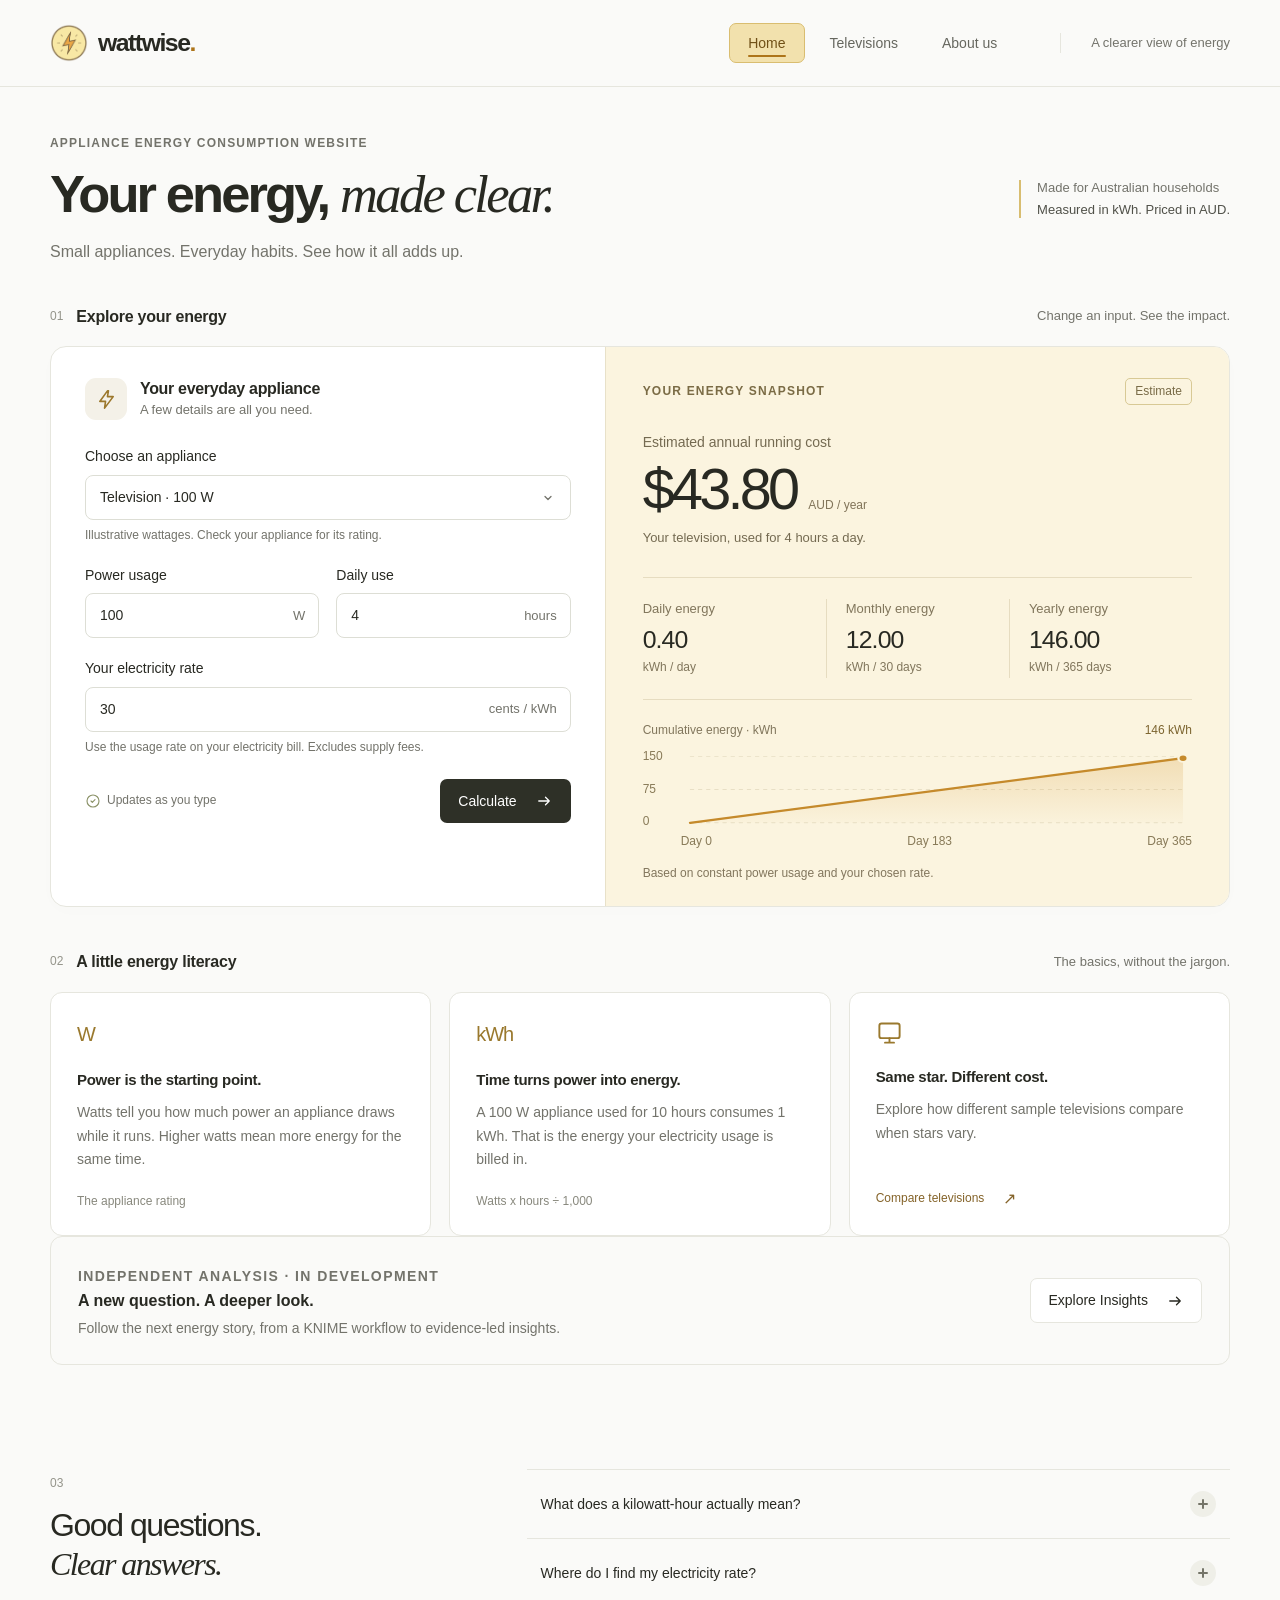
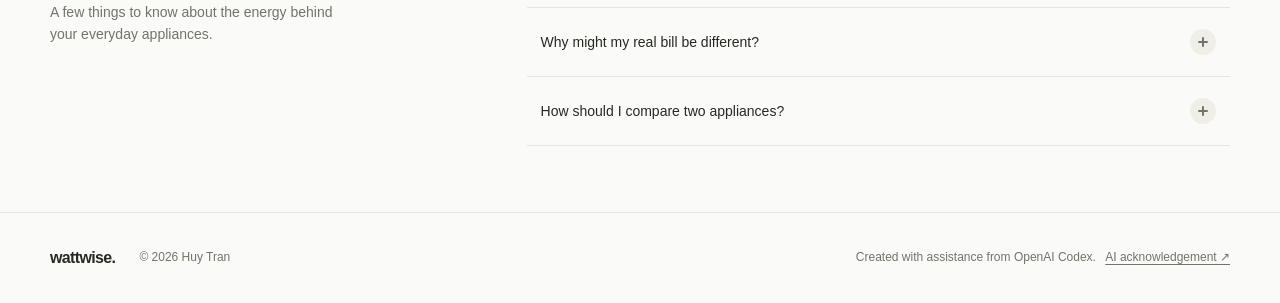
<file: index.html>
<!DOCTYPE html>
<html lang="en-AU">

<head>
  <meta charset="utf-8">
  <meta name="viewport" content="width=device-width, initial-scale=1">
  <meta name="description"
    content="Understand appliance energy use in Australia with Wattwise. Estimate electricity consumption and running costs with a simple interactive calculator.">
  <meta name="theme-color" content="#fafaf8">
  <title>Appliance Energy Consumption Website | Wattwise</title>
  <link rel="icon" type="image/png" href="assets/img/PowerIcon.png">
  <link rel="stylesheet" href="assets/css/styles.css">
  <script src="assets/js/main.js" defer></script>
</head>

<body>
  <a class="skip-link" href="#main-content">Skip to content</a>
  <header class="site-header">
    <div class="header-inner container">
      <a class="brand" href="index.html" aria-label="Wattwise home">
        <img src="assets/img/PowerIcon.png" width="40" height="40" alt="">
        <span>wattwise<span class="brand-period">.</span></span>
      </a>
      <nav class="main-nav" aria-label="Main navigation">
        <a href="index.html" aria-current="page">Home</a>
        <a href="televisions.html">Televisions</a>
        <a href="about.html">About us</a>
      </nav>
      <span class="header-note">A clearer view of energy</span>
    </div>
  </header>

  <main id="main-content" class="container">
    <section class="page-intro" aria-labelledby="home-title">
      <div>
        <p class="eyebrow">Appliance Energy Consumption Website</p>
        <h1 id="home-title">Your energy, <span class="serif-accent">made clear.</span></h1>
        <p class="intro-description">Small appliances. Everyday habits. See how it all adds up.</p>
      </div>
      <div class="intro-context"><span class="context-rule"></span><span>Made for Australian
          households<br><strong>Measured in kWh. Priced in AUD.</strong></span></div>
    </section>

    <section class="calculator-section" aria-labelledby="calculator-title">
      <div class="section-heading">
        <div class="section-label"><span class="section-index">01</span>
          <h2 id="calculator-title">Explore your energy</h2>
        </div>
        <span class="subtle-label">Change an input. See the impact.</span>
      </div>
      <div class="calculator-card">
        <form id="energy-calculator" class="calculator-form" novalidate>
          <div class="form-intro">
            <div class="icon-tile"><svg viewBox="0 0 24 24" fill="none" aria-hidden="true">
                <path d="m13 3-8 11h6l-1 7 9-12h-6l1-6Z" />
              </svg></div>
            <div>
              <h3>Your everyday appliance</h3>
              <p>A few details are all you need.</p>
            </div>
          </div>
          <div class="field">
            <label for="appliance">Choose an appliance</label>
            <div class="select-wrap"><select id="appliance" name="appliance" aria-describedby="appliance-help">
                <option value="100">Television · 100 W</option>
                <option value="60">Laptop · 60 W</option>
                <option value="10">LED light · 10 W</option>
                <option value="2000">Electric kettle · 2,000 W</option>
                <option value="custom">Custom appliance</option>
              </select><svg viewBox="0 0 24 24" fill="none" aria-hidden="true">
                <path d="m8 10 4 4 4-4" />
              </svg></div>
            <p class="field-hint" id="appliance-help">Illustrative wattages. Check your appliance for its rating.</p>
          </div>
          <div class="field-row">
            <div class="field"><label for="watts">Power usage</label>
              <div class="input-wrap"><input id="watts" name="watts" type="number" min="1" max="100000" step="any"
                  value="100" inputmode="decimal" aria-describedby="watts-error"><span class="input-unit">W</span></div>
              <p class="field-error" id="watts-error" hidden></p>
            </div>
            <div class="field"><label for="hours">Daily use</label>
              <div class="input-wrap"><input id="hours" name="hours" type="number" min="0" max="24" step="any" value="4"
                  inputmode="decimal" aria-describedby="hours-error"><span class="input-unit">hours</span></div>
              <p class="field-error" id="hours-error" hidden></p>
            </div>
          </div>
          <div class="field"><label for="price">Your electricity rate</label>
            <div class="input-wrap"><input id="price" name="price" type="number" min="0" max="1000" step="any"
                value="30" inputmode="decimal" aria-describedby="price-help price-error"><span class="input-unit">cents
                / kWh</span></div>
            <p class="field-hint" id="price-help">Use the usage rate on your electricity bill. Excludes supply fees.</p>
            <p class="field-error" id="price-error" hidden></p>
          </div>
          <div class="form-bottom"><span class="live-caption"><svg viewBox="0 0 24 24" fill="none" aria-hidden="true">
                <path d="m9 12 2 2 4-4" />
                <circle cx="12" cy="12" r="9" />
              </svg>Updates as you type</span><button class="button button-dark" type="submit">Calculate <svg
                viewBox="0 0 24 24" fill="none" aria-hidden="true">
                <path d="M5 12h14m-5-5 5 5-5 5" />
              </svg></button></div>
        </form>

        <div class="results-panel" aria-labelledby="results-title">
          <div class="result-header"><span id="results-title" class="eyebrow">Your energy snapshot</span><span
              class="estimate-badge">Estimate</span></div>
          <div class="cost-highlight">
            <p>Estimated annual running cost</p>
            <div class="cost-number"><span id="annual-cost">$43.80</span><span class="currency-label">AUD / year</span>
            </div>
            <p class="result-summary" id="result-summary">Your television, used for 4 hours a day.</p>
          </div>
          <div class="energy-stats">
            <div><span class="stat-label">Daily energy</span><strong id="daily-energy">0.40</strong><span
                class="stat-unit">kWh / day</span></div>
            <div><span class="stat-label">Monthly energy</span><strong id="monthly-energy">12.00</strong><span
                class="stat-unit">kWh / 30 days</span></div>
            <div><span class="stat-label">Yearly energy</span><strong id="yearly-energy">146.00</strong><span
                class="stat-unit">kWh / 365 days</span></div>
          </div>
          <div class="energy-timeline">
            <div class="timeline-caption"><span>Cumulative energy · kWh</span><strong id="timeline-total">146
                kWh</strong></div>
            <div class="timeline-plot">
              <div class="timeline-y-axis" aria-hidden="true"><span id="energy-axis-max">150</span><span
                  id="energy-axis-mid">75</span><span>0</span></div>
              <svg id="energy-chart" viewBox="0 0 440 90" preserveAspectRatio="none" role="img"
                aria-labelledby="energy-chart-title energy-chart-description">
                <title id="energy-chart-title">Cumulative electricity consumption over one year</title>
                <desc id="energy-chart-description">At 100 watts and 4 hours per day, electricity use increases from 0
                  to 146 kilowatt-hours in 365 days. The vertical scale is 0 to 150 kWh.</desc>
                <defs>
                  <linearGradient id="chart-fill" x1="0" y1="0" x2="0" y2="1">
                    <stop offset="0%" stop-color="#d2932a" stop-opacity="0.23" />
                    <stop offset="100%" stop-color="#d2932a" stop-opacity="0.02" />
                  </linearGradient>
                </defs>
                <path class="chart-grid" d="M8 8h424M8 44h424M8 80h424" />
                <path id="energy-chart-area" class="chart-area" d="M8 80 432 9.92 432 80Z" />
                <path id="energy-chart-line" class="chart-line" d="M8 80 432 9.92" />
                <circle id="energy-chart-end" class="chart-end" cx="432" cy="9.92" r="4" />
              </svg>
            </div>
            <div class="timeline-x-axis" aria-hidden="true"><span>Day 0</span><span>Day 183</span><span>Day 365</span>
            </div>
          </div>
          <p class="calculation-note">Based on constant power usage and your chosen rate.</p>
          <p id="calculator-status" class="sr-only" role="status" aria-live="polite"></p>
          <noscript>
            <p class="no-script-note">Enable JavaScript to calculate estimates from your inputs.</p>
          </noscript>
        </div>
      </div>
    </section>

    <section class="learning-section" aria-labelledby="basics-title">
      <div class="section-heading">
        <div class="section-label"><span class="section-index">02</span>
          <h2 id="basics-title">A little energy literacy</h2>
        </div><span class="subtle-label">The basics, without the jargon.</span>
      </div>
      <div class="learning-grid">
        <article class="learning-card"><span class="learning-symbol">W</span>
          <h3>Power is the starting point.</h3>
          <p>Watts tell you how much power an appliance draws while it runs. Higher watts mean more energy for the same
            time.</p><span class="card-caption">The appliance rating</span>
        </article>
        <article class="learning-card"><span class="learning-symbol">kWh</span>
          <h3>Time turns power into energy.</h3>
          <p>A 100 W appliance used for 10 hours consumes 1 kWh. That is the energy your electricity usage is billed in.
          </p><span class="card-caption">Watts x hours ÷ 1,000</span>
        </article>
        <article class="learning-card tv-learning-card"><span class="learning-symbol"><svg viewBox="0 0 24 24"
              fill="none" aria-hidden="true">
              <rect x="3" y="4" width="18" height="13" rx="2" />
              <path d="M8 21h8m-4-4v4" />
            </svg></span>
          <h3>Same star. Different cost.</h3>
          <p>Explore how different sample televisions compare when stars vary.</p><a class="text-link"
            href="televisions.html">Compare televisions <span aria-hidden="true">↗</span></a>
        </article>
      </div>
    </section>

    <section class="info-band televisions-home-link" aria-labelledby="televisions-link-title">
      <div>
        <p class="eyebrow">Independent analysis · In development</p>
        <h2 id="televisions-link-title">A new question. A deeper look.</h2>
        <p>Follow the next energy story, from a KNIME workflow to evidence-led insights.</p>
      </div>
      <a class="button button-outline" href="televisions.html">Explore Insights <svg viewBox="0 0 24 24" fill="none"
          aria-hidden="true">
          <path d="M5 12h14m-5-5 5 5-5 5" />
        </svg></a>
    </section>

    <section class="faq-section" aria-labelledby="faq-title">
      <div class="faq-intro"><span class="section-index">03</span>
        <h2 id="faq-title">Good questions.<br><span class="serif-accent">Clear answers.</span></h2>
        <p>A few things to know about the energy behind your everyday appliances.</p>
      </div>
      <div class="faq-list">
        <div class="faq-item">
          <h3><button class="faq-trigger" type="button" aria-expanded="false" aria-controls="faq-answer-1"
              id="faq-question-1">What does a kilowatt-hour actually mean?<span class="faq-icon"
                aria-hidden="true"></span></button></h3>
          <div class="faq-answer" id="faq-answer-1" role="region" aria-labelledby="faq-question-1" hidden>
            <div class="faq-answer-inner">
              <p>A kilowatt-hour (kWh) is a unit of energy. Using a 1,000 W appliance for one hour consumes 1 kWh; using
                a 100 W appliance for ten hours consumes the same amount.</p>
            </div>
          </div>
        </div>
        <div class="faq-item">
          <h3><button class="faq-trigger" type="button" aria-expanded="false" aria-controls="faq-answer-2"
              id="faq-question-2">Where do I find my electricity rate?<span class="faq-icon"
                aria-hidden="true"></span></button></h3>
          <div class="faq-answer" id="faq-answer-2" role="region" aria-labelledby="faq-question-2" hidden>
            <div class="faq-answer-inner">
              <p>Look for the usage charge, expressed in cents per kWh, on your Australian electricity bill. The 30
                cents in this calculator is an example, not a current market average. For time-of-use plans, use the
                rate that applies when you run the appliance.</p>
            </div>
          </div>
        </div>
        <div class="faq-item">
          <h3><button class="faq-trigger" type="button" aria-expanded="false" aria-controls="faq-answer-3"
              id="faq-question-3">Why might my real bill be different?<span class="faq-icon"
                aria-hidden="true"></span></button></h3>
          <div class="faq-answer" id="faq-answer-3" role="region" aria-labelledby="faq-question-3" hidden>
            <div class="faq-answer-inner">
              <p>This calculator assumes constant power use. Appliances can draw different amounts as settings and
                operating cycles change. Daily supply charges, standby use, solar exports and other appliances are
                outside this estimate.</p>
            </div>
          </div>
        </div>
        <div class="faq-item">
          <h3><button class="faq-trigger" type="button" aria-expanded="false" aria-controls="faq-answer-4"
              id="faq-question-4">How should I compare two appliances?<span class="faq-icon"
                aria-hidden="true"></span></button></h3>
          <div class="faq-answer" id="faq-answer-4" role="region" aria-labelledby="faq-question-4" hidden>
            <div class="faq-answer-inner">
              <p>Keep hours of use and the electricity rate the same, then compare the energy or cost values. For
                televisions, compare models of similar screen size and check the product's actual energy rating before
                buying.</p>
            </div>
          </div>
        </div>
      </div>
    </section>
  </main>

  <footer class="site-footer">
    <div class="container footer-inner"><a class="footer-brand" href="index.html">wattwise.</a>
      <p>© <span data-current-year>2026</span> Huy Tran</p>
      <p class="ai-note">Created with assistance from OpenAI Codex. <a href="about.html#ai-acknowledgement">AI
          acknowledgement ↗</a></p>
    </div>
  </footer>
</body>

</html>
</file>
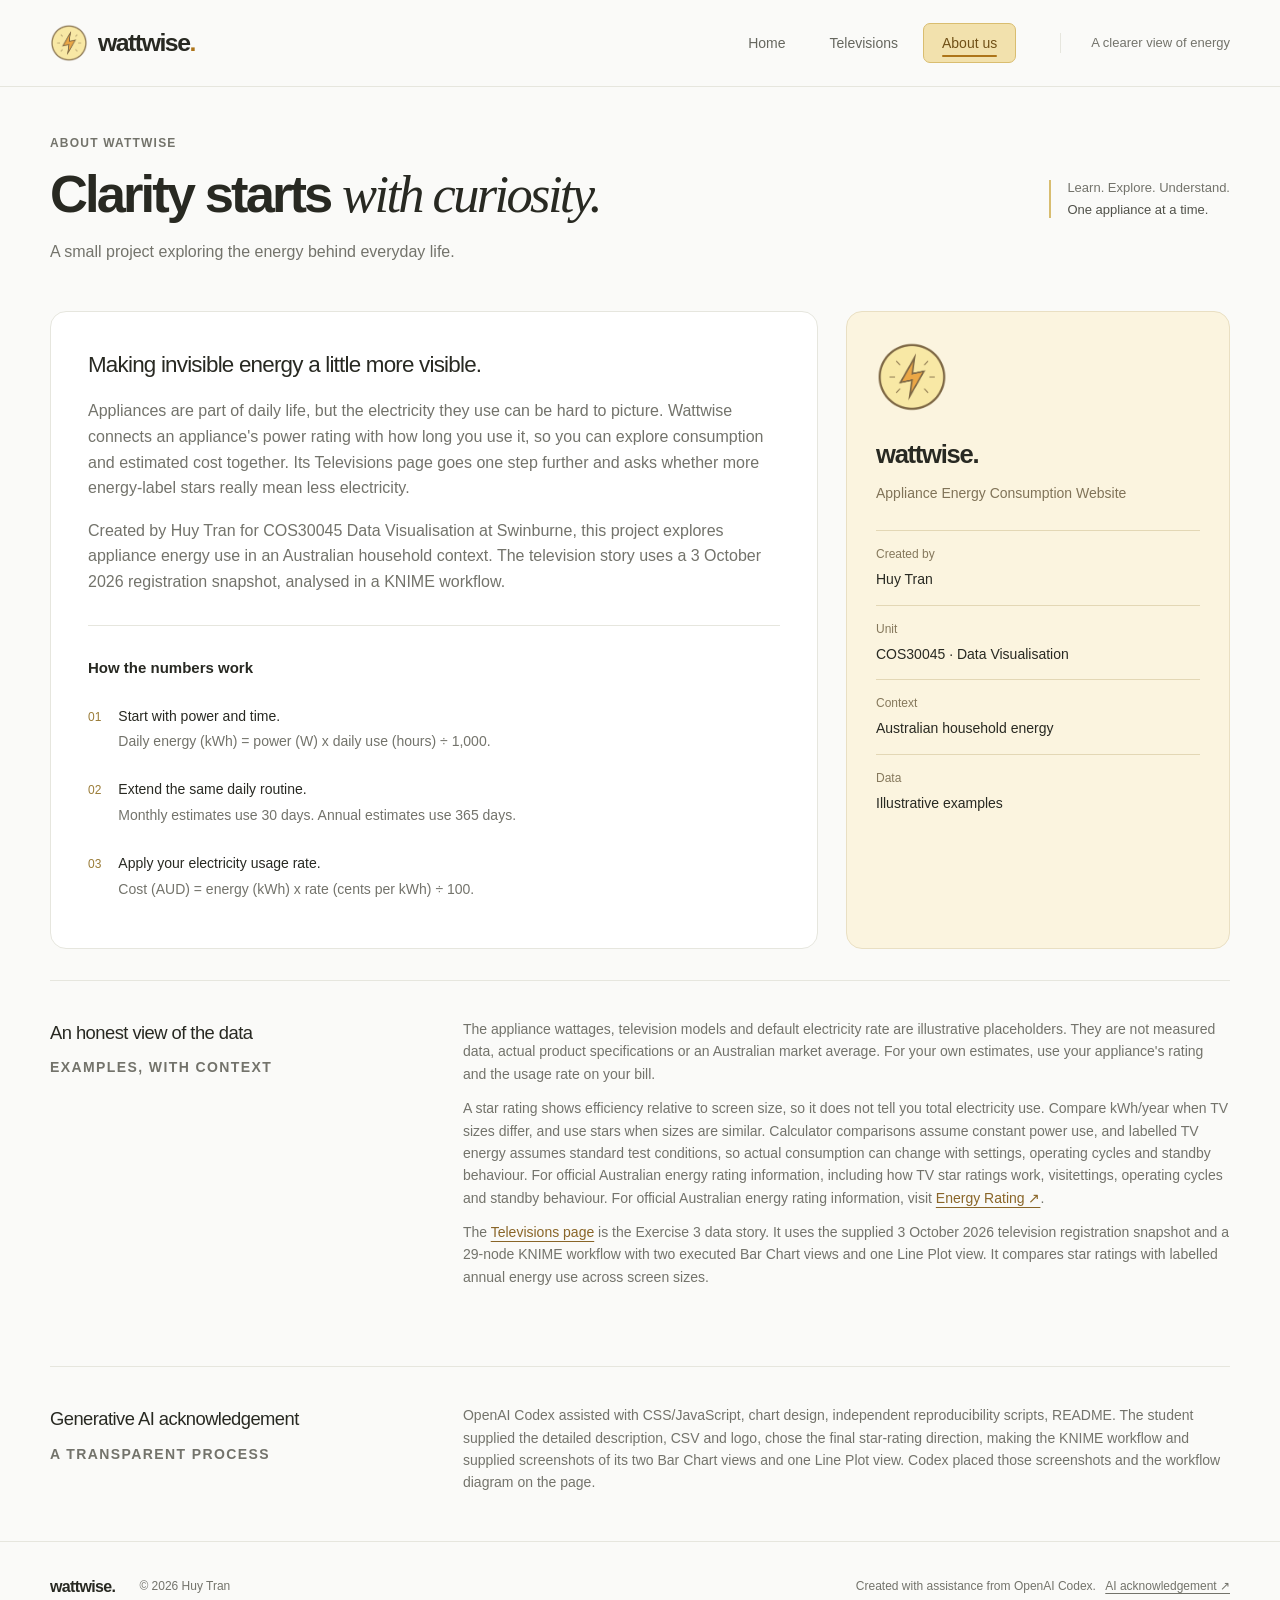
<file: about.html>
<!DOCTYPE html>
<html lang="en">

<head>
  <meta charset="utf-8">
  <meta name="viewport" content="width=device-width, initial-scale=1">
  <meta name="description"
    content="About Wattwise, a student data visualisation project exploring appliance electricity use, calculation methods and the role of generative AI.">
  <meta name="theme-color" content="#fafaf8">
  <title>About Us | Wattwise · Appliance Energy Consumption Website</title>
  <link rel="icon" type="image/png" href="assets/img/PowerIcon.png">
  <link rel="stylesheet" href="assets/css/styles.css">
  <script src="assets/js/main.js" defer></script>
</head>

<body>
  <a class="skip-link" href="#main-content">Skip to content</a>
  <header class="site-header">
    <div class="header-inner container"><a class="brand" href="index.html" aria-label="Wattwise home"><img
          src="assets/img/PowerIcon.png" width="40" height="40" alt=""><span>wattwise<span
            class="brand-period">.</span></span></a>
      <nav class="main-nav" aria-label="Main navigation"><a href="index.html">Home</a><a
          href="televisions.html">Televisions</a><a href="about.html" aria-current="page">About us</a></nav><span
        class="header-note">A clearer view of energy</span>
    </div>
  </header>

  <main id="main-content" class="container">
    <section class="page-intro" aria-labelledby="about-title">
      <div>
        <p class="eyebrow">About Wattwise</p>
        <h1 id="about-title">Clarity starts <span class="serif-accent">with curiosity.</span></h1>
        <p class="intro-description">A small project exploring the energy behind everyday life.</p>
      </div>
      <div class="intro-context"><span class="context-rule"></span><span>Learn. Explore. Understand.<br><strong>One
            appliance at a time.</strong></span></div>
    </section>

    <section class="about-layout" aria-label="Project background">
      <article class="panel about-story">
        <h2>Making invisible energy a little more visible.</h2>
        <p>Appliances are part of daily life, but the electricity they use can be hard to picture. Wattwise connects an
          appliance's power rating with how long you use it, so you can explore consumption and estimated cost together.
          Its
          Televisions page goes one step further and asks whether more energy-label stars really mean less electricity.
        </p>
        <p>Created by Huy Tran for COS30045 Data Visualisation at Swinburne, this project explores appliance
          energy use in an Australian household context. The television story uses a 3 October 2026 registration
          snapshot,
          analysed in a KNIME workflow.</p>
        <div class="story-divider"></div>
        <h3>How the numbers work</h3>
        <ol class="method-list">
          <li><span class="method-number" aria-hidden="true">01</span>
            <div><strong>Start with power and time.</strong>
              <p>Daily energy (kWh) = power (W) x daily use (hours) ÷ 1,000.</p>
            </div>
          </li>
          <li><span class="method-number" aria-hidden="true">02</span>
            <div><strong>Extend the same daily routine.</strong>
              <p>Monthly estimates use 30 days. Annual estimates use 365 days.</p>
            </div>
          </li>
          <li><span class="method-number" aria-hidden="true">03</span>
            <div><strong>Apply your electricity usage rate.</strong>
              <p>Cost (AUD) = energy (kWh) x rate (cents per kWh) ÷ 100.</p>
            </div>
          </li>
        </ol>
      </article>
      <aside class="panel project-card"><img src="assets/img/PowerIcon.png" alt="Wattwise power logo" width="72"
          height="72">
        <h2>wattwise.</h2>
        <p>Appliance Energy Consumption Website</p>
        <dl class="project-meta">
          <div>
            <dt>Created by</dt>
            <dd>Huy Tran</dd>
          </div>
          <div>
            <dt>Unit</dt>
            <dd>COS30045 · Data Visualisation</dd>
          </div>
          <div>
            <dt>Context</dt>
            <dd>Australian household energy</dd>
          </div>
          <div>
            <dt>Data</dt>
            <dd>Illustrative examples</dd>
          </div>
        </dl>
      </aside>
    </section>

    <section class="acknowledgement" aria-labelledby="data-title">
      <div>
        <h2 id="data-title">An honest view of the data</h2>
        <p class="eyebrow">Examples, with context</p>
      </div>
      <div>
        <p>The appliance wattages, television models and default electricity rate are illustrative placeholders. They
          are not measured data, actual product specifications or an Australian market average. For your own estimates,
          use your appliance's rating and the usage rate on your bill.</p>
        <p>A star rating shows efficiency relative to screen size, so it does not tell you total electricity use.
          Compare
          kWh/year when TV sizes differ, and use stars when sizes are similar. Calculator comparisons assume constant
          power
          use, and labelled TV energy assumes standard test conditions, so actual consumption can change with settings,
          operating cycles and standby behaviour. For official Australian energy rating information, including how TV
          star
          ratings work, visitettings, operating
          cycles and standby behaviour. For official Australian energy rating information, visit <a class="source-link"
            href="https://www.energyrating.gov.au/" target="_blank" rel="noopener noreferrer">Energy Rating ↗</a>.</p>
        <p>The <a class="source-link" href="televisions.html">Televisions page</a> is the Exercise 3 data story. It uses
          the supplied 3 October 2026 television registration
          snapshot and a 29-node KNIME workflow with two executed Bar Chart views and one Line Plot view. It compares star ratings with
          labelled annual energy use across screen sizes.</p>
      </div>
    </section>

    <section class="acknowledgement" id="ai-acknowledgement" aria-labelledby="ai-title">
      <div>
        <h2 id="ai-title">Generative AI acknowledgement</h2>
        <p class="eyebrow">A transparent process</p>
      </div>
      <div>
        <p>OpenAI Codex assisted with CSS/JavaScript, chart design, independent reproducibility scripts, README. The
          student supplied the detailed description, CSV and logo, chose the final star-rating direction, making the
          KNIME workflow and supplied screenshots of its two Bar Chart views and one Line Plot view. Codex placed those screenshots and the
          workflow diagram on the page.</p>
      </div>
    </section>
  </main>

  <footer class="site-footer">
    <div class="container footer-inner"><a class="footer-brand" href="index.html">wattwise.</a>
      <p>© <span data-current-year>2026</span> Huy Tran</p>
      <p class="ai-note">Created with assistance from OpenAI Codex. <a href="about.html#ai-acknowledgement">AI
          acknowledgement ↗</a></p>
    </div>
  </footer>
</body>

</html>
</file>
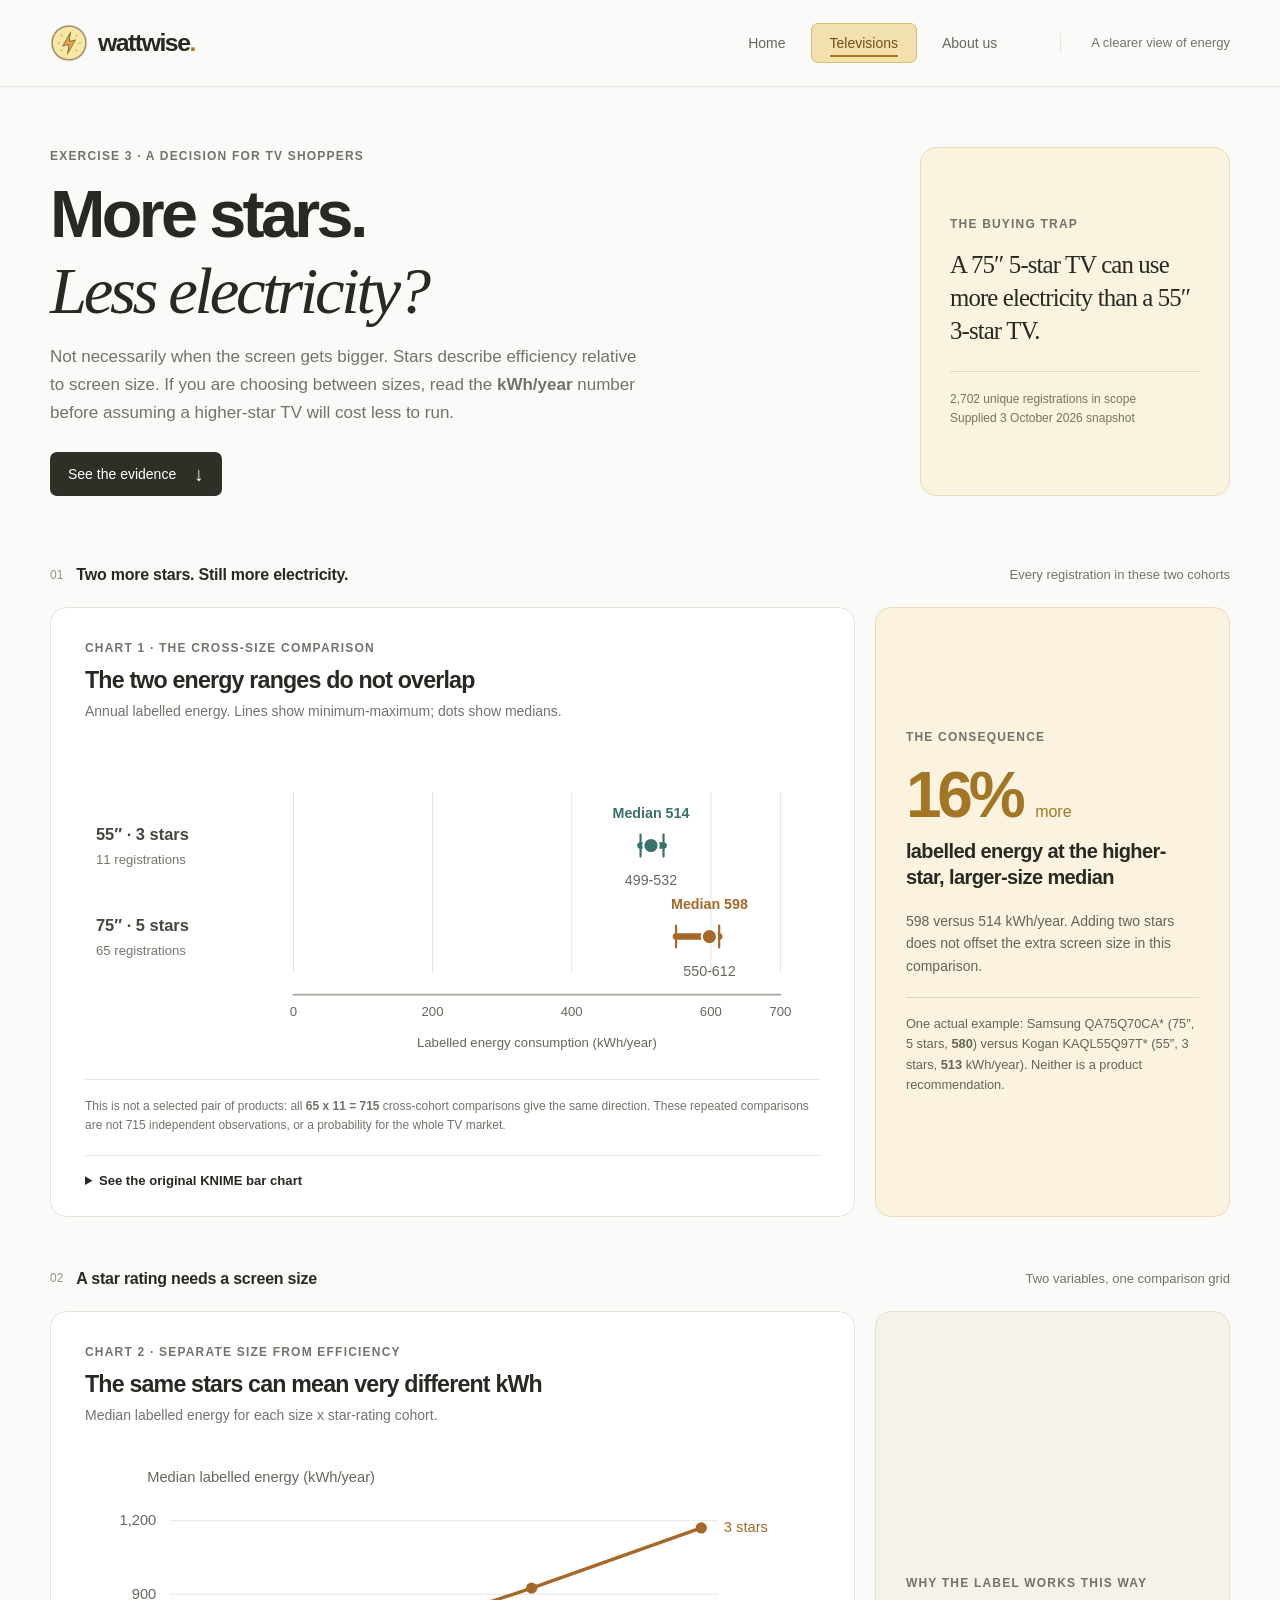
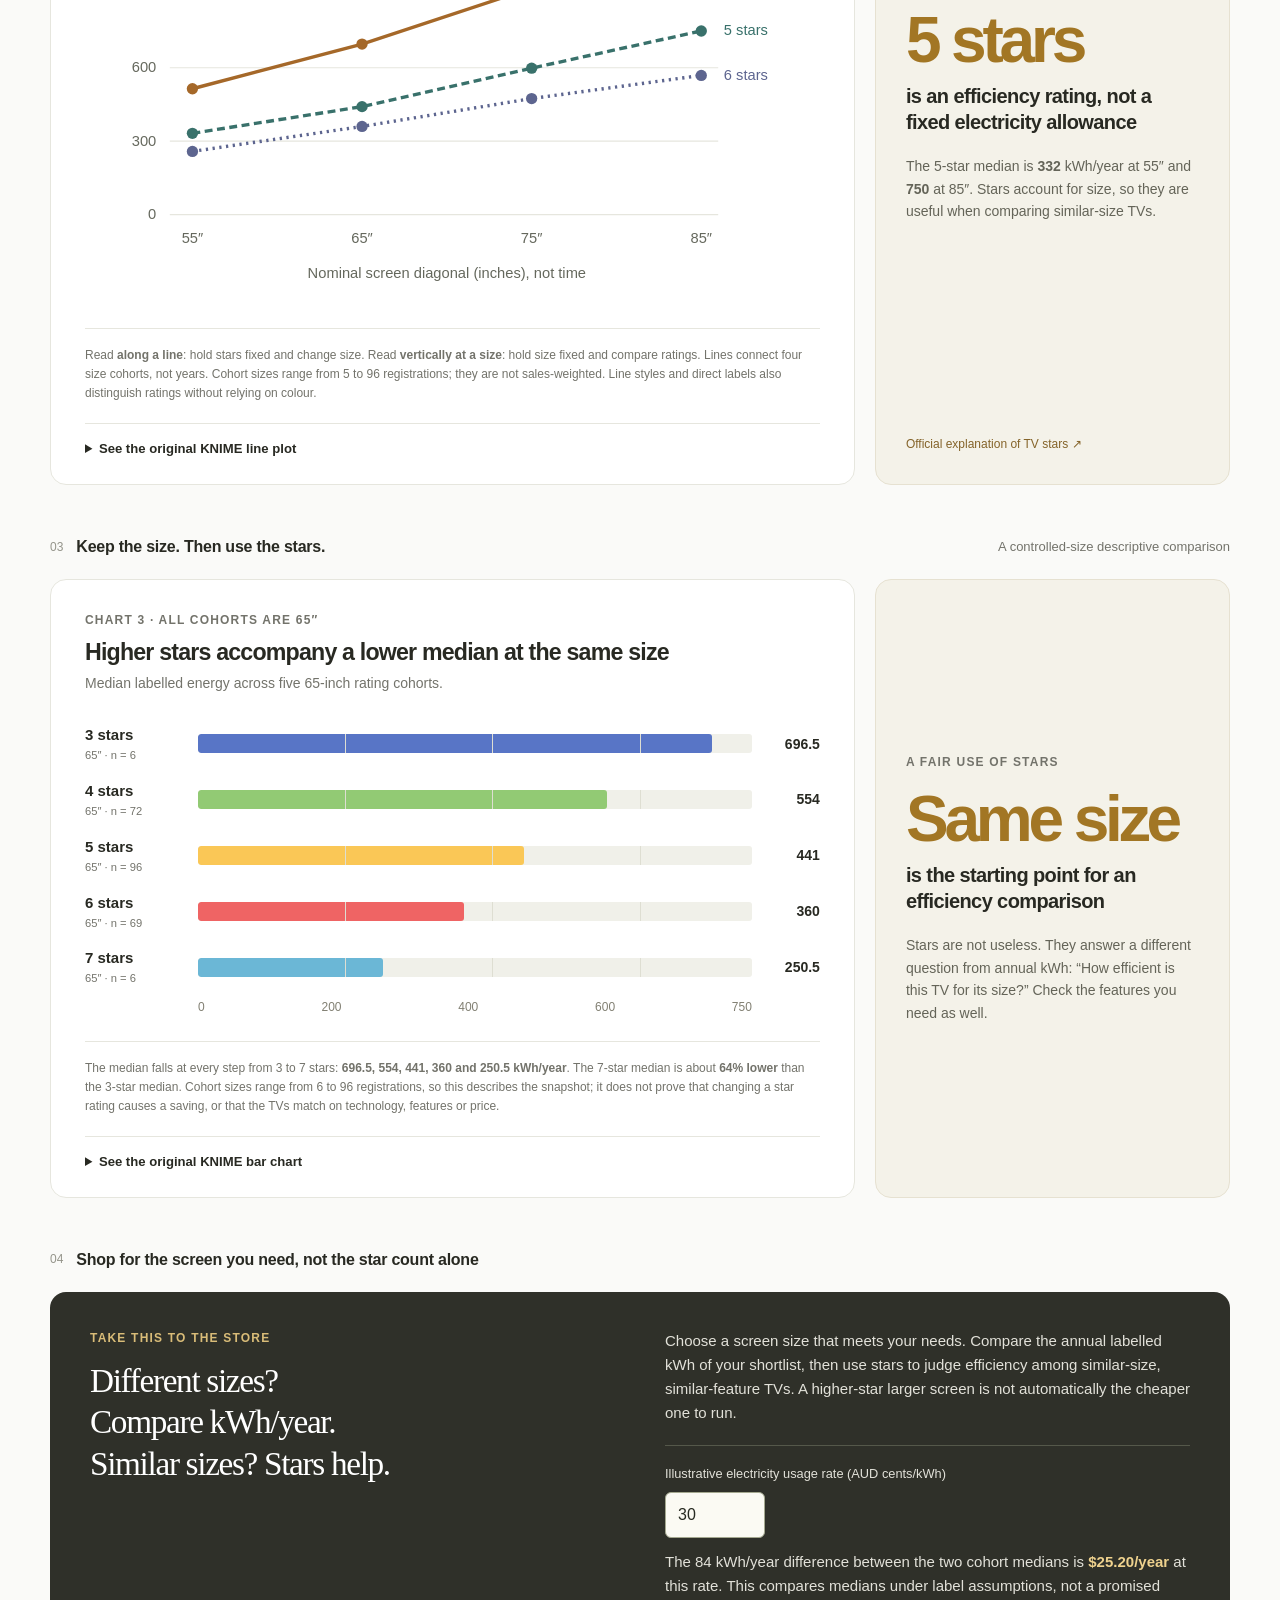
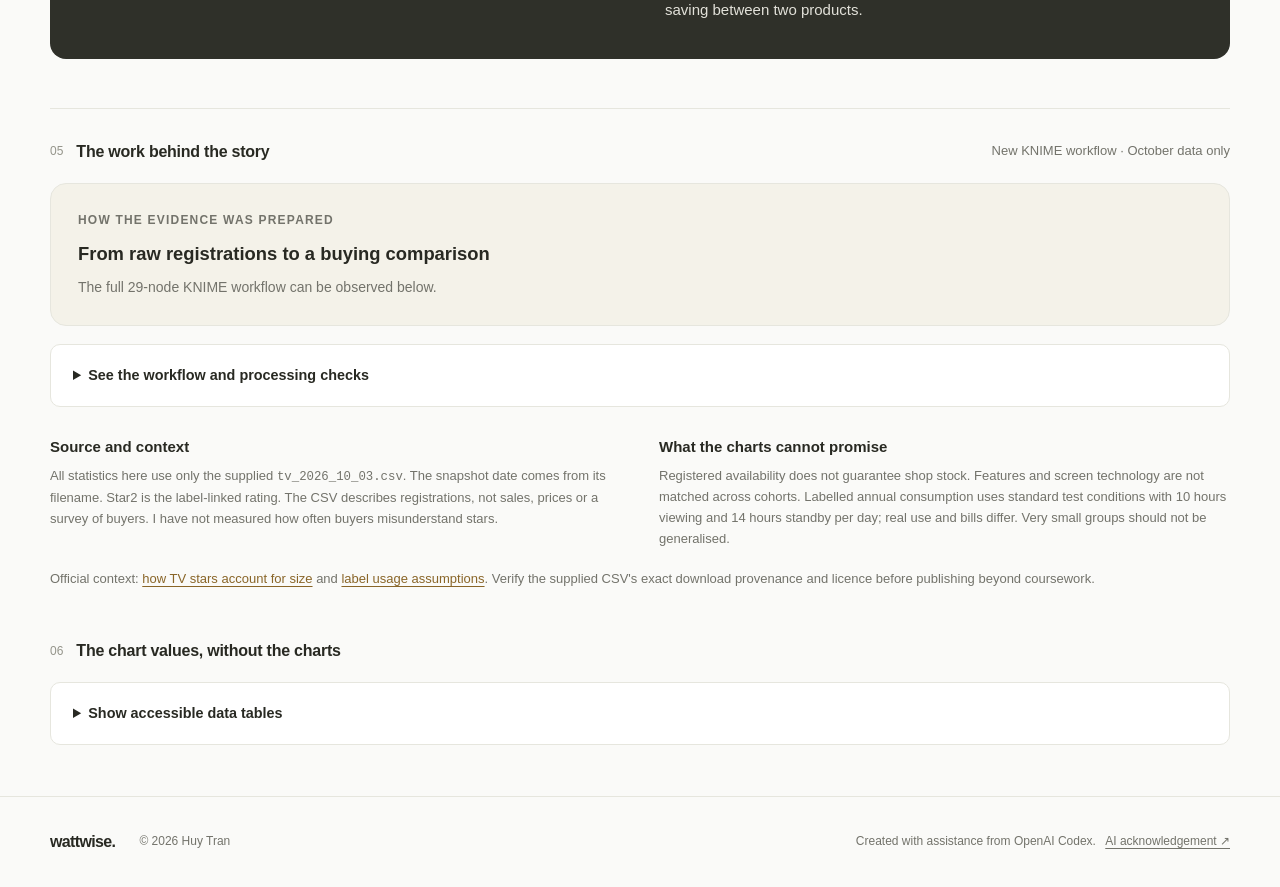
<file: televisions.html>
<!DOCTYPE html>
<html lang="en-AU">

<head>
  <meta charset="utf-8">
  <meta name="viewport" content="width=device-width, initial-scale=1">
  <meta name="description"
    content="More stars do not guarantee less electricity. An October TV data story comparing energy labels across screen sizes, with charts and a reproducible KNIME workflow.">
  <meta name="theme-color" content="#fafaf8">
  <title>More stars. Less electricity? | Wattwise</title>
  <link rel="icon" type="image/png" href="assets/img/PowerIcon.png">
  <link rel="stylesheet" href="assets/css/styles.css">
  <script src="assets/js/main.js" defer></script>
  <script src="assets/js/televisions.js" defer></script>
</head>

<body>
  <a class="skip-link" href="#main-content">Skip to content</a>
  <header class="site-header">
    <div class="header-inner container"><a class="brand" href="index.html" aria-label="Wattwise home"><img
          src="assets/img/PowerIcon.png" width="40" height="40" alt=""><span>wattwise<span
            class="brand-period">.</span></span></a>
      <nav class="main-nav" aria-label="Main navigation"><a href="index.html">Home</a><a href="televisions.html"
          aria-current="page">Televisions</a><a href="about.html">About us</a></nav><span class="header-note">A clearer
        view of energy</span>
    </div>
  </header>
  <main id="main-content" class="container tv-story star-story">
    <section class="page-intro tv-story-intro" aria-labelledby="tv-title">
      <div>
        <p class="eyebrow">Exercise 3 · A decision for TV shoppers</p>
        <h1 id="tv-title">More stars.<br><span class="serif-accent">Less electricity?</span></h1>
        <p class="intro-description">Not necessarily when the screen gets bigger. Stars describe efficiency relative to
          screen size. If you are choosing between sizes, read the <strong>kWh/year</strong> number before assuming a
          higher-star TV will cost less to run.</p><a class="button button-dark story-jump" href="#choice-story">See the
          evidence <span aria-hidden="true">↓</span></a>
      </div>
      <aside class="story-intro-card" aria-label="The central finding"><span class="eyebrow">The buying trap</span>
        <p>A 75″ 5-star TV can use more electricity than a 55″ 3-star TV.</p><span class="story-source-tag">2,702 unique
          registrations in scope<br>Supplied 3 October 2026 snapshot</span>
      </aside>
    </section>
    <section id="choice-story" class="story-chapter" aria-labelledby="choice-title">
      <div class="section-heading">
        <div class="section-label"><span class="section-index">01</span>
          <h2 id="choice-title">Two more stars. Still more electricity.</h2>
        </div><span class="subtle-label">Every registration in these two cohorts</span>
      </div>
      <div class="story-grid">
        <figure class="panel story-figure" aria-labelledby="choice-chart-title" aria-describedby="choice-note">
          <figcaption>
            <p class="eyebrow">Chart 1 · The cross-size comparison</p>
            <h3 id="choice-chart-title">The two energy ranges do not overlap</h3>
            <p>Annual labelled energy. Lines show minimum-maximum; dots show medians.</p>
          </figcaption>
          <p class="mobile-chart-hint">Swipe across the chart to see its full scale.</p>
          <svg class="choice-range-svg" viewBox="0 0 670 280" role="img" aria-labelledby="range-title range-desc">
            <title id="range-title">All 75-inch 5-star registrations use more energy than all 55-inch 3-star
              registrations in these cohorts</title>
            <desc id="range-desc">55 inches, 3 stars: 11 registrations, 499 to 532 kWh/year, median 514. 75 inches, 5
              stars: 65 registrations, 550 to 612 kWh/year, median 598. Common axis starts at zero and ends at 700
              kWh/year.</desc>
            <g stroke="#e6e6dc" stroke-width="1">
              <path d="M190 40V204 M316.86 40V204 M443.71 40V204 M570.57 40V204 M634 40V204" />
            </g>
            <g font-family="Arial,sans-serif" font-size="15" fill="#45483e"><text x="10" y="83" font-weight="700">55″ ·
                3 stars</text><text x="10" y="105" font-size="12" fill="#74776b">11 registrations</text><text x="10"
                y="166" font-weight="700">75″ · 5 stars</text><text x="10" y="188" font-size="12" fill="#74776b">65
                registrations</text></g>
            <g stroke="#39716b" stroke-width="6" stroke-linecap="round">
              <path d="M506.51 88H527.44" />
            </g>
            <g stroke="#39716b" stroke-width="2">
              <path d="M506.51 78V98 M527.44 78V98" />
            </g>
            <circle cx="516.02" cy="88" r="7" fill="#39716b" stroke="#fff" stroke-width="2" />
            <g stroke="#a56829" stroke-width="6" stroke-linecap="round">
              <path d="M538.86 171H578.18" />
            </g>
            <g stroke="#a56829" stroke-width="2">
              <path d="M538.86 161V181 M578.18 161V181" />
            </g>
            <circle cx="569.30" cy="171" r="7" fill="#a56829" stroke="#fff" stroke-width="2" />
            <g font-family="Arial,sans-serif" font-size="13" text-anchor="middle"><text x="516.02" y="63" fill="#39716b"
                font-weight="700">Median 514</text><text x="516.02" y="124" fill="#65685d">499-532</text><text
                x="569.30" y="146" fill="#a56829" font-weight="700">Median 598</text><text x="569.30" y="207"
                fill="#65685d">550-612</text></g>
            <path d="M190 224H634" stroke="#a4a89b" />
            <g font-family="Arial,sans-serif" font-size="12" fill="#65685d" text-anchor="middle"><text x="190"
                y="243">0</text><text x="316.86" y="243">200</text><text x="443.71" y="243">400</text><text x="570.57"
                y="243">600</text><text x="634" y="243">700</text><text x="412" y="272">Labelled energy consumption
                (kWh/year)</text></g>
          </svg>
          <p class="figure-note" id="choice-note">This is not a selected pair of products: all <strong>65 x 11 =
              715</strong> cross-cohort comparisons give the same direction. These repeated comparisons are not 715
            independent observations, or a probability for the whole TV market.</p>
          <details class="knime-evidence">
            <summary>See the original KNIME bar chart</summary>
            <a href="assets/img/knime-chart-1.png" target="_blank" rel="noopener noreferrer"><img
                src="assets/img/knime-chart-1.png"
                alt="KNIME Bar Chart: median annual labelled energy is 514 kWh for the 55-inch 3-star group and 598 kWh for the 75-inch 5-star group."
                loading="lazy"></a><small>Original view from KNIME Bar Chart · Open full-size image ↗</small>
          </details>
        </figure>
        <aside class="story-takeaway story-takeaway-warm"><span class="eyebrow">The consequence</span><strong>16%
            <small>more</small></strong>
          <h3>labelled energy at the higher-star, larger-size median</h3>
          <p>598 versus 514 kWh/year. Adding two stars does not offset the extra screen size in this comparison.</p>
          <p class="specific-example">One actual example: Samsung QA75Q70CA* (75″, 5 stars, <b>580</b>) versus Kogan
            KAQL55Q97T* (55″, 3 stars, <b>513</b> kWh/year). Neither is a product recommendation.</p>
        </aside>
      </div>
    </section>
    <section id="rating-story" class="story-chapter" aria-labelledby="rating-title">
      <div class="section-heading">
        <div class="section-label"><span class="section-index">02</span>
          <h2 id="rating-title">A star rating needs a screen size</h2>
        </div><span class="subtle-label">Two variables, one comparison grid</span>
      </div>
      <div class="story-grid">
        <figure class="panel story-figure" aria-labelledby="grid-title" aria-describedby="grid-note">
          <figcaption>
            <p class="eyebrow">Chart 2 · Separate size from efficiency</p>
            <h3 id="grid-title">The same stars can mean very different kWh</h3>
            <p>Median labelled energy for each size x star-rating cohort.</p>
          </figcaption>
          <p class="mobile-chart-hint">Swipe across the chart to see all four sizes.</p>
          <img class="star-grid-chart" src="assets/img/star-rating-grid.svg" width="650" height="400"
            alt="Three lines for 3, 5 and 6 stars. At each rating, median labelled energy rises from 55 to 85 inches. At each size, the higher-star cohort has a lower median. Exact values and sample sizes are in the table below.">
          <p class="figure-note" id="grid-note">Read <strong>along a line</strong>: hold stars fixed and change size.
            Read <strong>vertically at a size</strong>: hold size fixed and compare ratings. Lines connect four size
            cohorts, not years. Cohort sizes range from 5 to 96 registrations; they are not sales-weighted. Line styles
            and direct labels also distinguish ratings without relying on colour.</p>
          <details class="knime-evidence">
            <summary>See the original KNIME line plot</summary>
            <a href="assets/img/knime-chart-2.png" target="_blank" rel="noopener noreferrer"><img
                src="assets/img/knime-chart-2.png"
                alt="KNIME Line Plot of 12 size-by-star cohort medians. At each rating, energy rises with screen size; at each size, higher ratings correspond to lower medians. Exact cohorts are identified in the accompanying text and table."
                loading="lazy"></a><small>Original view from KNIME Line Plot · Open full-size image ↗</small>
          </details>
        </figure>
        <aside class="story-takeaway"><span class="eyebrow">Why the label works this way</span><strong>5 stars</strong>
          <h3>is an efficiency rating, not a fixed electricity allowance</h3>
          <p>The 5-star median is <b>332</b> kWh/year at 55″ and <b>750</b> at 85″. Stars account for size, so they are
            useful when comparing similar-size TVs.</p><a class="text-link"
            href="https://www.energyrating.gov.au/consumer-information/products/televisions" target="_blank"
            rel="noopener noreferrer">Official explanation of TV stars ↗</a>
        </aside>
      </div>
    </section>
    <section id="same-size-story" class="story-chapter" aria-labelledby="same-size-title">
      <div class="section-heading">
        <div class="section-label"><span class="section-index">03</span>
          <h2 id="same-size-title">Keep the size. Then use the stars.</h2>
        </div><span class="subtle-label">A controlled-size descriptive comparison</span>
      </div>
      <div class="story-grid">
        <figure class="panel story-figure" aria-labelledby="same-chart-title" aria-describedby="same-note">
          <figcaption>
            <p class="eyebrow">Chart 3 · All cohorts are 65″</p>
            <h3 id="same-chart-title">Higher stars accompany a lower median at the same size</h3>
            <p>Median labelled energy across five 65-inch rating cohorts.</p>
          </figcaption>
          <div class="story-bars same-size-bars" role="img"
            aria-label="Median labelled energy for 65-inch TVs: 3 stars, 696.5 kWh/year, 6 registrations; 4 stars, 554 kWh/year, 72 registrations; 5 stars, 441 kWh/year, 96 registrations; 6 stars, 360 kWh/year, 69 registrations; 7 stars, 250.5 kWh/year, 6 registrations. All bars start at zero and use a maximum of 750 kWh/year.">
            <div class="story-bar-row" style="--bar-color:#5875c6"><span class="story-bar-label">3 stars <small>65″ · n = 6</small></span><span
                class="story-bar-track"><span class="story-bar-fill"
                  style="width:92.8667%"></span></span><strong>696.5</strong></div>
            <div class="story-bar-row" style="--bar-color:#92ca74"><span class="story-bar-label">4 stars <small>65″ · n = 72</small></span><span
                class="story-bar-track"><span class="story-bar-fill"
                  style="width:73.8667%"></span></span><strong>554</strong></div>
            <div class="story-bar-row" style="--bar-color:#fac756"><span class="story-bar-label">5 stars <small>65″ · n = 96</small></span><span
                class="story-bar-track"><span class="story-bar-fill"
                  style="width:58.8%"></span></span><strong>441</strong></div>
            <div class="story-bar-row" style="--bar-color:#ef6464"><span class="story-bar-label">6 stars <small>65″ · n = 69</small></span><span
                class="story-bar-track"><span class="story-bar-fill"
                  style="width:48%"></span></span><strong>360</strong></div>
            <div class="story-bar-row" style="--bar-color:#6bb7d6"><span class="story-bar-label">7 stars <small>65″ · n =
                  6</small></span><span class="story-bar-track"><span class="story-bar-fill"
                  style="width:33.4%"></span></span><strong>250.5</strong></div>
          </div>
          <div class="story-bar-axis" aria-hidden="true"><span>0</span><span>200</span><span>400</span><span>600</span><span>750</span>
          </div>
          <p class="figure-note" id="same-note">The median falls at every step from 3 to 7 stars: <strong>696.5, 554,
              441, 360 and 250.5 kWh/year</strong>. The 7-star median is about <strong>64% lower</strong> than the 3-star
            median. Cohort sizes range from 6 to 96 registrations, so this describes the snapshot; it does not prove
            that changing a star rating causes a saving, or that the TVs match on technology, features or price.</p>
          <details class="knime-evidence">
            <summary>See the original KNIME bar chart</summary>
            <a href="assets/img/knime-chart-3.png" target="_blank" rel="noopener noreferrer"><img
                src="assets/img/knime-chart-3.png"
                alt="KNIME Bar Chart: at 65 inches, median labelled energy falls from 696.5 kWh per year at 3 stars to 554 at 4 stars, 441 at 5 stars, 360 at 6 stars and 250.5 at 7 stars."
                loading="lazy"></a><small>Original view from KNIME Bar Chart · Open full-size image ↗</small>
          </details>
        </figure>
        <aside class="story-takeaway"><span class="eyebrow">A fair use of stars</span><strong>Same size</strong>
          <h3>is the starting point for an efficiency comparison</h3>
          <p>Stars are not useless. They answer a different question from annual kWh: “How efficient is this TV for its
            size?” Check the features you need as well.</p>
        </aside>
      </div>
    </section>
    <section class="story-chapter story-resolution" aria-labelledby="decision-title">
      <div class="section-heading">
        <div class="section-label"><span class="section-index">04</span>
          <h2 id="decision-title">Shop for the screen you need, not the star count alone</h2>
        </div>
      </div>
      <div class="resolution-card">
        <div>
          <p class="eyebrow">Take this to the store</p>
          <h3>Different sizes?<br>Compare kWh/year.<br>Similar sizes? Stars help.</h3>
        </div>
        <div>
          <p>Choose a screen size that meets your needs. Compare the annual labelled kWh of your shortlist, then use
            stars to judge efficiency among similar-size, similar-feature TVs. A higher-star larger screen is not
            automatically the cheaper one to run.</p>
          <div class="tariff-example"><label for="story-tariff">Illustrative electricity usage rate (AUD
              cents/kWh)</label><input id="story-tariff" type="number" min="1" max="200" step="1" value="30"
              inputmode="decimal" aria-describedby="tariff-note">
            <p id="tariff-note">The 84 kWh/year difference between the two cohort medians is <strong
                id="story-cost">$25.20/year</strong> at this rate. This compares medians under label assumptions, not a
              promised saving between two products.</p><noscript>
              <p>The example uses 30 cents/kWh. Enable JavaScript to change the rate.</p>
            </noscript>
          </div>
        </div>
      </div>
    </section>
    <section class="story-chapter story-method" aria-labelledby="workflow-title">
      <div class="section-heading">
        <div class="section-label"><span class="section-index">05</span>
          <h2 id="workflow-title">The work behind the story</h2>
        </div><span class="subtle-label">New KNIME workflow · October data only</span>
      </div>
      <div class="workflow-summary-card">
        <div>
          <p class="eyebrow">How the evidence was prepared</p>
          <h3>From raw registrations to a buying comparison</h3>
          <p>The full 29-node KNIME workflow can be observed below.</p>
        </div>
      </div>
      <details class="story-details">
        <summary>See the workflow and processing checks</summary>
        <div class="details-body">
          <p>
            <b>Scope:</b> The 29-node workflow reads 5,340 raw rows from the 3 October 2026 dataset. The market filter
            removes
            308 records sold only in New Zealand, in Fiji and New Zealand, or with a blank <code>SoldIn</code> value,
            leaving
            5,032. It then keeps Available listings (4,845), Approved records (4,844) and registrations still in date on
            3 October 2026 (4,842).
          </p>

          <p>
            <b>Quality check and counting unit:</b> A Rule Engine flags records where <code>Submit_ID</code>,
            <code>Star2</code>, screen size or annual kWh is missing, <code>Star2</code> is outside 0-10, or size or kWh
            is zero
            or negative. Missing values are never replaced with zero, and all 4,842 records pass. A Duplicate Row Filter
            keeps
            the first record for each <code>Submit_ID</code>, giving 2,702 unique registrations. Registrations are not
            sales,
            households or market share.
          </p>

          <p>
            <b>Processing spine:</b> After filtering and deduplication, an Expression node converts screen size to
            rounded inches: <code>round(cm x 0.393701)</code>. Two Math Formula nodes create copies of annual kWh for
            minimum and maximum aggregation. From this shared spine, Rule Engine and Row Filter nodes define the
            cohorts used by three separate chart branches.
          </p>

          <p>
            <b>Three chart branches:</b> Chart 1 labels and keeps the 55″ / 3-star and 75″ / 5-star groups, then GroupBy
            calculates minimum, median, maximum and count before the Bar Chart. Chart 3 holds size at 65″, keeps the
            five 3- to 7-star groups, and sends their medians and counts to a second Bar Chart. Chart 2 selects four
            sizes by three ratings, aggregates 12 size-rating cells, pivots them into 3-, 5- and 6-star series, sorts
            the sizes, renames the series and finishes with a Line Plot.
          </p>

          <p>
            <b>Processing checks:</b> Chart 1 contains 11 and 65 registrations; its observed ranges do not overlap
            because 532 is below 550 kWh/year. Chart 3 medians are 696.5, 554, 441, 360 and 250.5 kWh/year, with cohort
            sizes from 6 to 96. Chart 2 contains 12 cohorts across 55″, 65″, 75″ and 85″, with 3-, 5- and 6-star series.
            These are registration-cohort summaries, not sales totals or causal estimates.
          </p>
          <p><a class="text-link" href="assets/img/workflow.svg" target="_blank">Open the
              native workflow diagram ↗</a></p><img class="workflow-preview" src="assets/img/workflow.svg"
            alt="The student's 29-node KNIME workflow: a left-to-right filtering, validation and deduplication spine, followed by Chart 1 and Chart 3 Bar Chart branches and a Chart 2 Line Plot branch."
            loading="lazy">
        </div>
      </details>
      <div class="method-grid">
        <div>
          <h3>Source and context</h3>
          <p>All statistics here use only the supplied <code>tv_2026_10_03.csv</code>. The snapshot date comes from its
            filename. Star2 is the label-linked rating. The CSV describes registrations, not sales, prices or a survey
            of buyers. I have not measured how often buyers misunderstand stars.</p>
        </div>
        <div>
          <h3>What the charts cannot promise</h3>
          <p>Registered availability does not guarantee shop stock. Features and screen technology are not matched
            across cohorts. Labelled annual consumption uses standard test conditions with 10 hours viewing and 14 hours
            standby per day; real use and bills differ. Very small groups should not be generalised.</p>
        </div>
      </div>
      <p class="story-source-line">Official context: <a
          href="https://www.energyrating.gov.au/consumer-information/products/televisions" target="_blank"
          rel="noopener noreferrer">how TV stars account for size</a> and <a
          href="https://www.energy.gov.au/households/energy-rating" target="_blank" rel="noopener noreferrer">label
          usage assumptions</a>. Verify the supplied CSV's exact download provenance and licence before publishing
        beyond coursework.</p>
    </section>
    <section class="table-section tv-data-table" aria-labelledby="data-table-title">
      <div class="section-heading">
        <div class="section-label"><span class="section-index">06</span>
          <h2 id="data-table-title">The chart values, without the charts</h2>
        </div>
      </div>
      <details class="story-details">
        <summary>Show accessible data tables</summary>
        <div class="details-body">
          <div class="table-wrap" tabindex="0" role="region"
            aria-label="Comparison values, scroll horizontally if needed">
            <table>
              <caption>Charts 1 and 3: unique registration cohorts in the filtered 3 October snapshot</caption>
              <thead>
                <tr>
                  <th scope="col">Chart and cohort</th>
                  <th scope="col">n</th>
                  <th scope="col">Minimum</th>
                  <th scope="col">Median</th>
                  <th scope="col">Maximum</th>
                </tr>
              </thead>
              <tbody>
                <tr>
                  <th scope="row">Chart 1 · 55″ / 3 stars</th>
                  <td>11</td>
                  <td>499</td>
                  <td>514</td>
                  <td>532</td>
                </tr>
                <tr>
                  <th scope="row">Chart 1 · 75″ / 5 stars</th>
                  <td>65</td>
                  <td>550</td>
                  <td>598</td>
                  <td>612</td>
                </tr>
                <tr>
                  <th scope="row">Chart 3 · 65″ / 3 stars</th>
                  <td>6</td>
                  <td>661</td>
                  <td>696.5</td>
                  <td>725</td>
                </tr>
                <tr>
                  <th scope="row">Chart 3 · 65″ / 4 stars</th>
                  <td>72</td>
                  <td>521</td>
                  <td>554</td>
                  <td>586</td>
                </tr>
                <tr>
                  <th scope="row">Chart 3 · 65″ / 5 stars</th>
                  <td>96</td>
                  <td>418</td>
                  <td>441</td>
                  <td>465</td>
                </tr>
                <tr>
                  <th scope="row">Chart 3 · 65″ / 6 stars</th>
                  <td>69</td>
                  <td>310</td>
                  <td>360</td>
                  <td>373</td>
                </tr>
                <tr>
                  <th scope="row">Chart 3 · 65″ / 7 stars</th>
                  <td>6</td>
                  <td>240</td>
                  <td>250.5</td>
                  <td>288</td>
                </tr>
              </tbody>
            </table>
          </div>
          <p class="table-note">All energy values are labelled kWh/year. n counts registrations, not sales. 715 pair
            comparisons: all have a positive larger-minus-smaller difference, ranging from 18 to 113 kWh/year.</p>
          <div class="table-wrap" tabindex="0" role="region" aria-label="Size and star median grid">
            <table>
              <caption>Chart 2: median kWh/year (number of registrations in parentheses)</caption>
              <thead>
                <tr>
                  <th scope="col">Nominal size</th>
                  <th scope="col">3 stars</th>
                  <th scope="col">5 stars</th>
                  <th scope="col">6 stars</th>
                </tr>
              </thead>
              <tbody>
                <tr>
                  <th scope="row">55″</th>
                  <td>514 (11)</td>
                  <td>332 (78)</td>
                  <td>258 (51)</td>
                </tr>
                <tr>
                  <th scope="row">65″</th>
                  <td>696.5 (6)</td>
                  <td>441 (96)</td>
                  <td>360 (69)</td>
                </tr>
                <tr>
                  <th scope="row">75″</th>
                  <td>925 (11)</td>
                  <td>598 (65)</td>
                  <td>474 (62)</td>
                </tr>
                <tr>
                  <th scope="row">85″</th>
                  <td>1,171 (5)</td>
                  <td>750 (33)</td>
                  <td>568.5 (40)</td>
                </tr>
              </tbody>
            </table>
          </div>
        </div>
      </details>
    </section>
  </main>
  <footer class="site-footer">
    <div class="container footer-inner"><a class="footer-brand" href="index.html">wattwise.</a>
      <p>© <span data-current-year>2026</span> Huy Tran</p>
      <p class="ai-note">Created with assistance from OpenAI Codex. <a href="about.html#ai-acknowledgement">AI
          acknowledgement ↗</a></p>
    </div>
  </footer>
</body>

</html>
</file>
<file: assets/css/styles.css>
/* Shared theme: the supplied power logo sets the amber, yellow and brown accents. */
:root {
  --background: #fafaf8;
  --surface: #fff;
  --foreground: #282922;
  --muted: #73736b;
  --border: #e6e6de;
  --primary: #ad7419;
  --accent: #f4b544;
  --accent-light: #fbf4df;
  --error: #a33328;
  --radius: 16px;
  --font-sans: -apple-system, BlinkMacSystemFont, "Segoe UI", Helvetica, Arial, sans-serif;
  --font-serif: Georgia, "Times New Roman", serif;
}

* {
  box-sizing: border-box;
}

html {
  scroll-behavior: smooth;
  scroll-padding-top: 24px;
}

body {
  margin: 0;
  background: var(--background);
  color: var(--foreground);
  font: 400 1rem/1.6 var(--font-sans);
  -webkit-font-smoothing: antialiased;
}

button,
input,
select {
  font: inherit;
}

button,
a,
input,
select {
  -webkit-tap-highlight-color: transparent;
}

button,
select {
  cursor: pointer;
}

a {
  color: inherit;
  text-decoration: none;
}

button {
  color: inherit;
}

svg {
  display: block;
  width: 24px;
  height: 24px;
  stroke: currentColor;
  stroke-width: 1.7;
  stroke-linecap: round;
  stroke-linejoin: round;
}

img {
  display: block;
  max-width: 100%;
}

h1,
h2,
h3,
p {
  margin: 0;
}

button:focus-visible,
a:focus-visible,
input:focus-visible,
select:focus-visible {
  outline: 3px solid var(--accent);
  outline-offset: 4px;
}

[hidden] {
  display: none !important;
}

::selection {
  background: #f4d882;
  color: var(--foreground);
}

.container {
  width: min(1180px, calc(100% - 96px));
  margin-inline: auto;
}

.sr-only {
  position: absolute;
  width: 1px;
  height: 1px;
  padding: 0;
  margin: -1px;
  overflow: hidden;
  clip: rect(0, 0, 0, 0);
  white-space: nowrap;
  border: 0;
}

.skip-link {
  position: fixed;
  z-index: 20;
  top: 10px;
  left: -10000px;
  background: var(--foreground);
  color: white;
  padding: 10px 18px;
  border-radius: 8px;
}

.skip-link:focus {
  left: 10px;
}

.site-header {
  border-bottom: 1px solid var(--border);
  background: var(--background);
}

.header-inner {
  display: flex;
  align-items: center;
  min-height: 86px;
  gap: 44px;
}

.brand {
  display: flex;
  align-items: center;
  gap: 10px;
  font-size: 1.55rem;
  font-weight: 700;
  letter-spacing: -.06em;
}

.brand img {
  width: 38px;
  height: 38px;
  transition: transform .22s ease;
}

.brand:hover img {
  transform: rotate(-8deg) scale(1.06);
}

.brand:hover .brand-period {
  color: #d79827;
}

.brand-period {
  color: var(--primary);
}

.main-nav {
  display: flex;
  gap: 6px;
  margin-left: auto;
}

.main-nav a {
  position: relative;
  padding: 8px 18px;
  border: 1px solid transparent;
  border-radius: 7px;
  color: #66675f;
  font-size: .875rem;
  font-weight: 500;
  transition: background .2s ease, color .2s ease, border-color .2s ease, box-shadow .2s ease, transform .2s ease;
}

.main-nav a::after {
  content: "";
  position: absolute;
  left: 18px;
  right: 18px;
  bottom: 5px;
  height: 2px;
  border-radius: 2px;
  background: #ad7419;
  transform: scaleX(0);
  transform-origin: left;
  transition: transform .2s ease;
}

.main-nav a:hover {
  background: #f8e7b6;
  border-color: #dec374;
  color: #654613;
  box-shadow: 0 3px 8px #ad74191a;
  transform: translateY(-1px);
}

.main-nav a:hover::after,
.main-nav a:focus-visible::after {
  transform: scaleX(1);
}

.main-nav a[aria-current="page"] {
  background: #f2e1ad;
  border-color: #d9bd70;
  color: #705017;
}

.main-nav a[aria-current="page"]::after {
  transform: scaleX(1);
}

.main-nav a[aria-current="page"]:hover {
  background: #efd48c;
  border-color: #c6a252;
}

.header-note {
  border-left: 1px solid var(--border);
  padding-left: 30px;
  color: var(--muted);
  font-size: .8125rem;
}

.page-intro {
  display: flex;
  align-items: center;
  justify-content: space-between;
  gap: 32px;
  padding: 47px 0 39px;
}

.eyebrow {
  color: var(--muted);
  font-size: .75rem;
  font-weight: 600;
  letter-spacing: .1em;
  text-transform: uppercase;
}

h1 {
  margin-top: 11px;
  font-size: clamp(2.3rem, 4.1vw, 3.4rem);
  font-weight: 600;
  line-height: 1.14;
  letter-spacing: -.055em;
}

.serif-accent {
  font-family: var(--font-serif);
  font-weight: 400;
  font-style: italic;
  letter-spacing: -.05em;
}

.intro-description {
  margin-top: 14px;
  color: var(--muted);
}

.intro-context {
  display: flex;
  align-items: center;
  gap: 16px;
  color: var(--muted);
  font-size: .8125rem;
  line-height: 1.7;
}

.intro-context strong {
  font-weight: 500;
  color: #505149;
}

.context-rule {
  width: 2px;
  height: 38px;
  background: #d8bd70;
}

.section-heading {
  display: flex;
  justify-content: space-between;
  gap: 16px;
  align-items: center;
  margin-bottom: 17px;
}

.section-label {
  display: flex;
  align-items: center;
  gap: 13px;
}

.section-index {
  color: #94948a;
  font-size: .75rem;
  font-variant-numeric: tabular-nums;
}

.section-label h2 {
  font-size: 1rem;
  font-weight: 600;
  letter-spacing: -.015em;
}

.subtle-label {
  color: var(--muted);
  font-size: .8125rem;
}

.calculator-card {
  display: grid;
  grid-template-columns: .94fr 1.06fr;
  border: 1px solid var(--border);
  border-radius: var(--radius);
  overflow: hidden;
  background: var(--surface);
  box-shadow: 0 4px 20px #24271403;
}

.calculator-form {
  padding: 30px 34px 26px;
}

.form-intro {
  display: flex;
  gap: 13px;
  align-items: center;
  margin-bottom: 24px;
}

.icon-tile {
  display: grid;
  place-items: center;
  width: 42px;
  height: 42px;
  border-radius: 11px;
  background: #f4f1e8;
  color: #9c782d;
}

.icon-tile svg {
  width: 23px;
  height: 23px;
}

.form-intro h3 {
  font-size: 1rem;
  font-weight: 600;
  line-height: 1.45;
  letter-spacing: -.02em;
}

.form-intro p {
  font-size: .8125rem;
  color: var(--muted);
}

.field {
  margin-bottom: 19px;
  min-width: 0;
}

.field label {
  display: block;
  margin-bottom: 7px;
  font-size: .875rem;
  font-weight: 500;
}

.select-wrap,
.input-wrap {
  position: relative;
}

.input-wrap input,
.select-wrap select {
  width: 100%;
  border: 1px solid #ddded5;
  border-radius: 8px;
  background: var(--surface);
  color: var(--foreground);
  min-height: 45px;
  padding: 10px 14px;
  font-size: .875rem;
  line-height: 1.5;
  transition: border-color .18s, box-shadow .18s;
}

.input-wrap input:hover,
.select-wrap select:hover {
  border-color: #bdbdab;
}

.input-wrap input:focus,
.select-wrap select:focus {
  border-color: #a4863a;
}

.input-wrap input {
  appearance: textfield;
  -moz-appearance: textfield;
  padding-right: 106px;
}

.input-wrap input::-webkit-inner-spin-button,
.input-wrap input::-webkit-outer-spin-button {
  -webkit-appearance: none;
  margin: 0;
}

.input-wrap input[aria-invalid="true"] {
  border-color: var(--error);
}

.input-unit {
  position: absolute;
  right: 14px;
  top: 50%;
  transform: translateY(-50%);
  color: var(--muted);
  font-size: .8125rem;
  pointer-events: none;
}

.select-wrap select {
  appearance: none;
  padding-right: 40px;
}

.select-wrap>svg {
  position: absolute;
  width: 18px;
  height: 18px;
  top: 14px;
  right: 14px;
  pointer-events: none;
  color: var(--muted);
}

.field-hint {
  margin-top: 6px;
  color: var(--muted);
  font-size: .75rem;
  line-height: 1.6;
}

.field-error {
  margin-top: 6px;
  font-size: .8125rem;
  color: var(--error);
}

.field-row {
  display: grid;
  grid-template-columns: 1fr 1fr;
  gap: 17px;
}

.field-row .input-wrap input {
  padding-right: 64px;
}

.form-bottom {
  display: flex;
  align-items: center;
  justify-content: space-between;
  margin-top: 22px;
  gap: 12px;
}

.live-caption {
  display: flex;
  align-items: center;
  gap: 6px;
  color: var(--muted);
  font-size: .75rem;
}

.live-caption svg {
  width: 16px;
  height: 16px;
  color: #8b9268;
}

.button {
  display: inline-flex;
  align-items: center;
  justify-content: center;
  gap: 18px;
  padding: 10px 17px;
  min-height: 43px;
  border: 1px solid transparent;
  border-radius: 7px;
  font-size: .875rem;
  font-weight: 500;
  transition: background .18s ease, transform .18s ease, box-shadow .18s ease;
}

.button:hover {
  transform: translateY(-2px);
  box-shadow: 0 4px 10px #28292218;
}

.button:active {
  transform: translateY(0);
  box-shadow: none;
}

.button-dark {
  background: #2e3027;
  color: white;
}

.button-dark:hover {
  background: #454838;
}

.button svg {
  width: 18px;
  height: 18px;
}

.button-outline {
  border-color: var(--border);
  background: var(--surface);
}

.button-outline:hover {
  background: #f3f2ec;
}

.results-panel {
  display: flex;
  flex-direction: column;
  padding: 31px 37px 23px;
  border-left: 1px solid #e8e1c9;
  background: var(--accent-light);
}

.result-header {
  display: flex;
  align-items: center;
  justify-content: space-between;
  gap: 15px;
}

.result-header .eyebrow {
  color: #7a6b45;
  font-size: .75rem;
}

.estimate-badge {
  padding: 3px 9px;
  border: 1px solid #d8c995;
  border-radius: 5px;
  color: #796b47;
  font-size: .75rem;
}

.cost-highlight {
  margin-top: 26px;
}

.cost-highlight>p:first-child {
  font-size: .875rem;
  color: #746a51;
}

.cost-number {
  display: flex;
  align-items: baseline;
  gap: 12px;
  margin: 1px 0 4px;
}

.cost-number>span:first-child {
  font-size: clamp(2.4rem, 4.5vw, 3.65rem);
  font-weight: 500;
  line-height: 1.2;
  letter-spacing: -.065em;
  font-variant-numeric: tabular-nums;
  overflow-wrap: anywhere;
}

.currency-label {
  color: #817459;
  font-size: .75rem;
  white-space: nowrap;
}

.result-summary {
  color: #746a51;
  font-size: .8125rem;
}

.energy-stats {
  display: grid;
  grid-template-columns: repeat(3, 1fr);
  margin-top: 28px;
  padding: 21px 0;
  border-top: 1px solid #e6dcc0;
  border-bottom: 1px solid #e6dcc0;
}

.energy-stats>div {
  min-width: 0;
}

.energy-stats>div+div {
  border-left: 1px solid #e6dcc0;
  padding-left: 19px;
}

.stat-label,
.stat-unit {
  display: block;
  color: #81765c;
  font-size: .8125rem;
}

.energy-stats strong {
  display: block;
  margin-top: 3px;
  font-size: 1.55rem;
  font-weight: 500;
  letter-spacing: -.035em;
  line-height: 1.45;
  font-variant-numeric: tabular-nums;
  overflow-wrap: anywhere;
}

.stat-unit {
  font-size: .75rem;
}

.energy-timeline {
  margin-top: 21px;
}

.timeline-caption {
  display: flex;
  justify-content: space-between;
  font-size: .75rem;
  color: #81765c;
}

.timeline-caption strong {
  color: #7c642f;
  font-weight: 500;
}

.timeline-plot {
  display: grid;
  grid-template-columns: 34px minmax(0, 1fr);
  margin-top: 9px;
  gap: 4px;
}

.timeline-y-axis {
  display: flex;
  flex-direction: column;
  justify-content: space-between;
  padding-block: 0 2px;
  color: #887a58;
  font-size: .75rem;
  line-height: 1.3;
  font-variant-numeric: tabular-nums;
}

.timeline-x-axis {
  display: flex;
  justify-content: space-between;
  margin-left: 38px;
  color: #887a58;
  font-size: .75rem;
}

#energy-chart {
  display: block;
  width: 100%;
  height: 83px;
  stroke: none;
}

.chart-grid {
  stroke: #e8dfc5;
  stroke-width: 1;
  stroke-dasharray: 3 4;
}

.chart-area {
  fill: url(#chart-fill);
}

.chart-line {
  fill: none;
  stroke: #c58a2b;
  stroke-width: 2.5;
}

.chart-end {
  fill: #c58a2b;
  stroke: var(--accent-light);
  stroke-width: 2;
}

.chart-axis {
  font: 11px var(--font-sans);
  fill: #887a58;
}

.calculation-note {
  margin-top: auto;
  padding-top: 13px;
  font-size: .75rem;
  color: #82765d;
}

.no-script-note {
  color: var(--error);
  font-size: .875rem;
}

.learning-section {
  margin-top: 42px;
}

.learning-grid {
  display: grid;
  grid-template-columns: repeat(3, 1fr);
  gap: 18px;
}

.learning-card {
  display: flex;
  flex-direction: column;
  padding: 25px 26px 24px;
  background: var(--surface);
  border: 1px solid var(--border);
  border-radius: 12px;
}

.learning-symbol {
  display: flex;
  align-items: center;
  min-height: 29px;
  color: #9a792e;
  font-size: 1.25rem;
  font-weight: 500;
  letter-spacing: -.055em;
  margin-bottom: 18px;
}

.learning-symbol svg {
  width: 27px;
  height: 27px;
}

.learning-card h3 {
  font-size: .9375rem;
  font-weight: 600;
  letter-spacing: -.02em;
  margin-bottom: 9px;
}

.learning-card p {
  font-size: .875rem;
  color: var(--muted);
  line-height: 1.7;
}

.card-caption,
.text-link {
  margin-top: auto;
  padding-top: 20px;
  font-size: .75rem;
  font-weight: 500;
}

.card-caption {
  color: #88887d;
}

.text-link {
  display: inline-flex;
  align-items: center;
  gap: 19px;
  color: #846329;
}

.text-link:hover {
  text-decoration: underline;
  text-underline-offset: 4px;
}

.text-link span {
  font-size: 1rem;
}

.faq-section {
  display: grid;
  grid-template-columns: .85fr 1.5fr;
  gap: 78px;
  padding: 56px 0 66px;
}

.faq-intro>.section-index {
  display: inline-block;
  margin-bottom: 13px;
}

.faq-intro h2 {
  font-size: 2rem;
  font-weight: 500;
  line-height: 1.22;
  letter-spacing: -.045em;
}

.faq-intro p {
  margin-top: 17px;
  color: var(--muted);
  font-size: .875rem;
  max-width: 290px;
}

.faq-list {
  border-top: 1px solid var(--border);
}

.faq-item {
  border-bottom: 1px solid var(--border);
}

.faq-trigger {
  display: flex;
  width: 100%;
  justify-content: space-between;
  align-items: center;
  gap: 20px;
  padding: 21px 14px;
  background: transparent;
  border: 0;
  border-radius: 6px;
  text-align: left;
  font-size: .875rem;
  font-weight: 500;
  transition: background .2s ease, color .2s ease;
}

.faq-trigger:hover,
.faq-trigger:focus-visible {
  background: #f4ecd5;
  color: #805715;
}

.faq-trigger[aria-expanded="true"] {
  background: #fbf5e5;
  color: #805715;
}

.faq-icon {
  position: relative;
  flex-shrink: 0;
  width: 26px;
  height: 26px;
  background: #efefe8;
  border-radius: 50%;
  color: #747468;
  transition: background .2s ease, color .2s ease;
}

.faq-icon::before,
.faq-icon::after {
  content: "";
  position: absolute;
  width: 10px;
  height: 2px;
  top: 12px;
  left: 8px;
  border-radius: 2px;
  background: currentColor;
}

.faq-icon::before {
  transform: rotate(90deg);
  transition: transform .24s ease;
}

.faq-trigger:hover .faq-icon,
.faq-trigger[aria-expanded="true"] .faq-icon {
  background: #ebd596;
  color: #805715;
}

.faq-trigger[aria-expanded="true"] .faq-icon::before {
  transform: rotate(0deg);
}

/* A zero-height grid row animates to the answer's natural height, without inline CSS. */
.faq-answer {
  display: grid;
  grid-template-rows: 0fr;
  opacity: 0;
  color: var(--muted);
  font-size: .875rem;
  transition: grid-template-rows .28s ease, opacity .2s ease;
}

.faq-answer.is-open {
  grid-template-rows: 1fr;
  opacity: 1;
}

.faq-answer-inner {
  min-height: 0;
  overflow: hidden;
}

.faq-answer-inner p {
  padding: 10px 40px 21px 14px;
}

.site-footer {
  border-top: 1px solid var(--border);
}

.footer-inner {
  display: flex;
  align-items: center;
  gap: 24px;
  min-height: 90px;
}

.footer-brand {
  font-size: 1rem;
  font-weight: 600;
  letter-spacing: -.04em;
}

.footer-inner>p {
  font-size: .75rem;
  color: var(--muted);
}

.footer-inner .ai-note {
  margin-left: auto;
  font-size: .75rem;
}

.ai-note a {
  margin-left: 6px;
  text-decoration: underline;
  text-underline-offset: 3px;
}

/* Televisions: comparisons use a zero baseline and shared scale. */
.comparison-layout {
  display: grid;
  grid-template-columns: 1.5fr .8fr;
  gap: 23px;
  margin-top: 4px;
}

.panel {
  border: 1px solid var(--border);
  border-radius: var(--radius);
  background: var(--surface);
  padding: 29px 30px;
}

.panel-heading {
  display: flex;
  align-items: start;
  justify-content: space-between;
  gap: 18px;
  margin-bottom: 31px;
}

.panel-heading h2,
.panel-title {
  font-size: 1.0625rem;
  font-weight: 600;
  letter-spacing: -.025em;
}

.panel-heading p {
  margin-top: 4px;
  font-size: .8125rem;
  color: var(--muted);
}

.sample-badge {
  flex-shrink: 0;
  border: 1px solid #e7d8ae;
  border-radius: 5px;
  background: #fbf5e5;
  color: #8b6b2b;
  padding: 3px 9px;
  font-size: .75rem;
}

.comparison-chart {
  width: 100%;
  height: auto;
  stroke: none;
  overflow: visible;
}

.comparison-chart .grid-line {
  stroke: #e9e9e2;
  stroke-width: 1;
}

.comparison-chart .axis-text {
  fill: #85857a;
  font: 12px var(--font-sans);
}

.comparison-chart .model-text {
  fill: var(--foreground);
  font: 500 14px var(--font-sans);
}

.comparison-chart .wattage-text {
  fill: #85857a;
  font: 12px var(--font-sans);
}

.comparison-chart .value-text {
  fill: var(--foreground);
  font: 600 14px var(--font-sans);
}

.comparison-chart .bar-track {
  fill: #f5f5f0;
}

.comparison-chart .bar-compact {
  fill: #d9bd71;
}

.comparison-chart .bar-everyday {
  fill: #eaaa39;
}

.comparison-chart .bar-cinema {
  fill: #94773d;
}

.chart-unit {
  color: var(--muted);
  margin-top: 12px;
  font-size: .75rem;
  text-align: right;
}

.tv-chart-panel {
  margin: 0;
}

.bar-chart {
  padding-top: 7px;
}

.bar-chart-row {
  display: grid;
  grid-template-columns: 130px minmax(0, 1fr) 65px;
  align-items: center;
  column-gap: 16px;
  margin-bottom: 28px;
}

.bar-model strong {
  display: block;
  font-size: .875rem;
  font-weight: 500;
}

.bar-model span {
  display: block;
  color: var(--muted);
  font-size: .75rem;
  margin-top: 2px;
}

.cost-bar {
  width: 100%;
  height: 28px;
  stroke: none;
  border-radius: 5px;
}

.cost-bar .bar-track {
  fill: #f4f4ed;
}

.cost-bar .bar-compact {
  fill: #d9bd71;
}

.cost-bar .bar-everyday {
  fill: #eaaa39;
}

.cost-bar .bar-cinema {
  fill: #94773d;
}

.cost-bar rect:not(.bar-track) {
  transition: width .3s ease;
}

.bar-value {
  font-size: .875rem;
  font-weight: 500;
  font-variant-numeric: tabular-nums;
  text-align: right;
  overflow-wrap: anywhere;
}

.bar-axis {
  display: flex;
  justify-content: space-between;
  margin-left: 146px;
  margin-right: 81px;
  color: var(--muted);
  font-size: .75rem;
  font-variant-numeric: tabular-nums;
}

.model-row-heading {
  background: var(--surface);
  border-bottom: 1px solid #eeeee7;
  padding-block: 19px;
  color: var(--foreground);
  font-size: .875rem;
}

tbody tr:last-child th {
  border-bottom: 0;
}

.comparison-note {
  border-top: 1px solid var(--border);
  padding-top: 18px;
  margin-top: 20px;
  color: var(--muted);
  font-size: .8125rem;
}

.assumptions-panel {
  background: #f3f2e9;
}

.assumptions-panel>p {
  margin-top: 8px;
  margin-bottom: 22px;
  font-size: .875rem;
  color: var(--muted);
}

.assumptions-panel .field {
  margin-bottom: 21px;
}

.insight {
  border-top: 1px solid #dedecf;
  padding-top: 22px;
  margin-top: 24px;
}

.insight .eyebrow {
  color: #827142;
}

.insight h3 {
  font-size: 1.5rem;
  font-weight: 500;
  line-height: 1.4;
  letter-spacing: -.035em;
  margin: 8px 0;
}

.insight>p:last-child {
  font-size: .8125rem;
  color: var(--muted);
}

.table-section {
  margin: 41px 0 40px;
}

.table-wrap {
  overflow-x: auto;
  border: 1px solid var(--border);
  border-radius: 12px;
  background: var(--surface);
}

table {
  width: 100%;
  border-collapse: collapse;
  text-align: left;
  font-size: .875rem;
}

caption {
  text-align: left;
  padding: 18px 22px;
  font-size: .875rem;
  font-weight: 500;
}

th {
  padding: 13px 22px;
  border-bottom: 1px solid var(--border);
  background: #f7f7f3;
  color: var(--muted);
  font-size: .75rem;
  font-weight: 500;
  white-space: nowrap;
}

td {
  padding: 19px 22px;
  border-bottom: 1px solid #eeeee7;
  font-variant-numeric: tabular-nums;
  white-space: nowrap;
}

tbody tr:last-child td {
  border-bottom: none;
}

tbody tr:hover {
  background: #fdfaf1;
}

.model-cell {
  display: flex;
  align-items: center;
  gap: 10px;
  font-weight: 500;
}

.model-swatch {
  width: 9px;
  height: 9px;
  border-radius: 2px;
}

.swatch-compact {
  background: #d9bd71;
}

.swatch-everyday {
  background: #eaaa39;
}

.swatch-cinema {
  background: #94773d;
}

.table-note {
  margin-top: 12px;
  color: var(--muted);
  font-size: .75rem;
}

.info-band {
  display: flex;
  justify-content: space-between;
  align-items: center;
  gap: 24px;
  padding: 24px 27px;
  margin-bottom: 48px;
  border: 1px solid var(--border);
  border-radius: 12px;
}

.info-band h2 {
  font-size: 1rem;
  font-weight: 600;
}

.info-band p {
  margin-top: 4px;
  color: var(--muted);
  font-size: .875rem;
}

.info-band .button {
  flex-shrink: 0;
}

/* About: concise project context and a transparent acknowledgement. */
.about-layout {
  display: grid;
  grid-template-columns: 1.5fr .75fr;
  gap: 28px;
  margin-top: 7px;
}

.about-story {
  padding: 35px 37px;
}

.about-story h2 {
  font-size: 1.4rem;
  font-weight: 500;
  letter-spacing: -.035em;
  margin-bottom: 16px;
}

.about-story p {
  color: var(--muted);
  font-size: 1rem;
  max-width: 680px;
}

.about-story p+p {
  margin-top: 17px;
}

.about-story .story-divider {
  border-top: 1px solid var(--border);
  margin: 30px 0;
}

.about-story h3 {
  font-size: .9375rem;
  font-weight: 600;
  margin-bottom: 12px;
}

.method-list {
  list-style: none;
  padding: 0;
  margin: 0;
}

.method-list li {
  display: flex;
  gap: 17px;
  padding: 13px 0;
}

.method-list .method-number {
  color: #9a7c38;
  font-size: .75rem;
  padding-top: 3px;
}

.method-list strong {
  display: block;
  font-size: .875rem;
  font-weight: 500;
}

.method-list p {
  font-size: .875rem;
  margin-top: 3px;
}

.project-card {
  background: var(--accent-light);
  border-color: #e9dfc3;
  padding: 29px;
}

.project-card>img {
  width: 72px;
  height: 72px;
  margin-bottom: 21px;
}

.project-card h2 {
  font-size: 1.6rem;
  font-weight: 600;
  letter-spacing: -.05em;
}

.project-card>p {
  font-size: .875rem;
  color: #807358;
  margin-top: 7px;
}

.project-meta {
  margin: 26px 0 0;
}

.project-meta>div {
  border-top: 1px solid #e3d7b5;
  padding: 14px 0;
}

.project-meta dt {
  color: #85785c;
  font-size: .75rem;
}

.project-meta dd {
  margin: 4px 0 0;
  font-size: .875rem;
  font-weight: 500;
}

.acknowledgement {
  display: grid;
  grid-template-columns: .7fr 1.5fr;
  gap: 55px;
  padding: 37px 0 47px;
  margin-top: 31px;
  border-top: 1px solid var(--border);
}

.acknowledgement h2 {
  font-size: 1.15rem;
  font-weight: 500;
  letter-spacing: -.03em;
}

.acknowledgement .eyebrow {
  margin-top: 9px;
}

.acknowledgement p {
  font-size: .875rem;
  color: var(--muted);
}

.acknowledgement p+p {
  margin-top: 12px;
}

.source-link {
  text-decoration: underline;
  text-underline-offset: 4px;
  color: #896528;
}

.status-message {
  color: var(--error);
  margin-top: 16px;
  font-size: .8125rem;
}

.table-wrap:focus-visible {
  outline: 3px solid var(--accent);
  outline-offset: 4px;
}

/* Insights: an honest, dataset-independent scaffold, not a chart with invented values. */
.insights-home-link {
  margin-top: 24px;
  margin-bottom: 0;
  background: #f6f4ec;
}

.insights-home-link .eyebrow {
  margin: 0 0 5px;
  font-size: .6875rem;
}

.analysis-notice {
  display: flex;
  align-items: center;
  gap: 12px;
  padding: 13px 17px;
  border: 1px solid #e9dfc3;
  border-radius: 9px;
  background: #fbf6e9;
  color: #7d6b44;
  font-size: .8125rem;
}

.analysis-notice strong {
  font-weight: 600;
}

.notice-dot {
  flex-shrink: 0;
  width: 7px;
  height: 7px;
  border-radius: 50%;
  background: #b58a36;
}

.research-brief {
  display: grid;
  grid-template-columns: 1.25fr .8fr;
  margin-top: 23px;
  border: 1px solid var(--border);
  border-radius: var(--radius);
  background: var(--surface);
  overflow: hidden;
}

.research-question {
  padding: 30px 34px;
}

.research-question h2 {
  margin-top: 11px;
  font-size: 2.2rem;
  font-weight: 500;
  letter-spacing: -.045em;
  line-height: 1.22;
}

.research-question>p:not(.eyebrow) {
  max-width: 490px;
  color: var(--muted);
  font-size: .875rem;
  margin-top: 15px;
}

.research-question .text-link {
  padding-top: 15px;
}

.research-context {
  background: #f3f2e9;
  border-left: 1px solid var(--border);
  padding: 30px 33px;
}

.research-context .eyebrow {
  color: #827350;
}

.analysis-meta {
  margin: 16px 0 0;
}

.analysis-meta>div {
  display: flex;
  justify-content: space-between;
  gap: 15px;
  border-bottom: 1px solid #e2e0d2;
  padding: 8px 0;
  font-size: .8125rem;
}

.analysis-meta dt {
  color: var(--muted);
}

.analysis-meta dd {
  margin: 0;
  text-align: right;
  font-weight: 500;
}

.research-note {
  margin-top: 15px;
  font-size: .75rem;
  color: #7e7968;
}

.insights-section-links {
  position: sticky;
  top: 0;
  z-index: 5;
  display: flex;
  justify-content: space-between;
  align-items: center;
  gap: 18px;
  margin-top: 26px;
  padding: 13px 0;
  background: var(--background);
  border-bottom: 1px solid var(--border);
}

.insights-section-links nav {
  display: flex;
  align-items: center;
  gap: 24px;
}

.insights-section-links nav a {
  display: inline-flex;
  gap: 8px;
  font-size: .75rem;
  color: #88877c;
}

.insights-section-links nav span {
  color: #626356;
  font-weight: 500;
}

.insights-section-links nav a:hover span {
  color: var(--primary);
  text-decoration: underline;
  text-underline-offset: 4px;
}

.insights-section {
  margin-top: 35px;
  scroll-margin-top: 80px;
}

.story-panel {
  display: grid;
  grid-template-columns: 1.7fr .8fr;
  gap: 30px;
  align-items: stretch;
  border-radius: 12px;
}

.story-panel+.story-panel {
  margin-top: 28px;
}

.workflow-detail:focus-visible {
  outline: 3px solid var(--accent);
  outline-offset: 4px;
}

.analysis-figure {
  margin: 0;
  min-width: 0;
}

.analysis-figure .panel-heading {
  margin-bottom: 22px;
}

.analysis-figure h3 {
  font-size: 1rem;
  font-weight: 600;
  letter-spacing: -.02em;
}

.pending-badge {
  flex-shrink: 0;
  display: inline-flex;
  align-items: center;
  min-height: 26px;
  padding: 3px 9px;
  border: 1px solid #e5dfcb;
  border-radius: 5px;
  font-size: .6875rem;
  color: #806d3d;
  background: #fbf7eb;
  white-space: nowrap;
}

.chart-placeholder {
  display: grid;
  place-items: center;
  min-height: 235px;
  border: 1px dashed #ddddd2;
  border-radius: 9px;
  background-color: #fbfbf7;
  background-image: linear-gradient(#eaeae250 1px, transparent 1px), linear-gradient(90deg, #eaeae250 1px, transparent 1px);
  background-size: 40px 40px;
  text-align: center;
  padding: 30px 20px;
}

.empty-chart-message {
  max-width: 310px;
}

.empty-chart-message>svg {
  width: 34px;
  height: 34px;
  margin: 0 auto 15px;
  color: #a29161;
}

.empty-chart-message strong {
  display: block;
  font-size: .9375rem;
  font-weight: 500;
  letter-spacing: -.02em;
}

.empty-chart-message p {
  margin-top: 7px;
  color: var(--muted);
  font-size: .8125rem;
}

.empty-chart-message>span {
  display: inline-block;
  margin-top: 15px;
  color: #8a877a;
  font-size: .6875rem;
}

.takeaway-placeholder {
  background-color: #fbf6e9;
  background-image: none;
  border-color: #e2d5af;
}

.figure-note {
  color: var(--muted);
  font-size: .75rem;
  padding-top: 16px;
}

.story-explainer {
  display: flex;
  flex-direction: column;
  padding: 22px 0 15px;
}

.story-explainer .eyebrow {
  color: #8a754b;
  font-size: .6875rem;
}

.story-explainer h3 {
  font-size: 1.8rem;
  line-height: 1.2;
  font-weight: 500;
  letter-spacing: -.04em;
  margin-top: 13px;
}

.story-explainer>p:not(.eyebrow) {
  margin-top: 15px;
  font-size: .875rem;
  color: var(--muted);
}

.story-explainer dl {
  margin: auto 0 0;
  padding-top: 20px;
}

.story-explainer dl>div {
  border-top: 1px solid var(--border);
  padding: 11px 0 0;
  margin-top: 10px;
}

.story-explainer dt {
  font-size: .6875rem;
  color: #959083;
}

.story-explainer dd {
  margin: 4px 0 0;
  font-size: .8125rem;
  color: #5d5e53;
}

.workflow-heading {
  display: flex;
  align-items: flex-start;
  justify-content: space-between;
  gap: 20px;
}

.workflow-heading h3 {
  margin-top: 6px;
  font-size: 1.2rem;
  font-weight: 500;
  letter-spacing: -.03em;
}

.workflow-heading p:not(.eyebrow) {
  color: var(--muted);
  font-size: .8125rem;
  margin-top: 7px;
  max-width: 600px;
}

.workflow-track {
  display: grid;
  grid-template-columns: repeat(5, minmax(0, 1fr));
  gap: 20px;
  list-style: none;
  padding: 0;
  margin: 25px 0;
}

.workflow-track li {
  position: relative;
  min-width: 0;
}

.workflow-track li:not(:last-child)::after {
  content: "→";
  position: absolute;
  top: 50%;
  right: -16px;
  transform: translateY(-50%);
  font-size: .8125rem;
  color: #b1a581;
}

.workflow-step {
  display: flex;
  flex-direction: column;
  width: 100%;
  height: 100%;
  min-height: 150px;
  padding: 16px;
  text-align: left;
  border: 1px solid var(--border);
  border-radius: 9px;
  background: #fafaf7;
  transition: border-color .2s ease, background .2s ease, transform .2s ease, box-shadow .2s ease;
}

.workflow-step:enabled:hover {
  background: #fcf6e5;
  border-color: #d8c487;
  transform: translateY(-3px);
  box-shadow: 0 4px 12px #28292208;
}

.workflow-step:disabled {
  cursor: default;
}

.workflow-step[aria-pressed="true"] {
  border-color: #d8bf7e;
  background: #fbf3dc;
}

.workflow-step-number {
  color: #9e926f;
  font-size: .6875rem;
}

.workflow-step strong {
  margin-top: 9px;
  font-size: .9375rem;
  font-weight: 500;
}

.workflow-node-name {
  margin-top: 4px;
  font-size: .6875rem;
  color: #78766a;
}

.workflow-stage-status {
  margin-top: auto;
  padding-top: 14px;
  color: #8c805e;
  font-size: .625rem;
  text-transform: uppercase;
  letter-spacing: .07em;
}

.workflow-detail {
  display: grid;
  grid-template-columns: 1.7fr 1fr;
  gap: 30px;
  padding: 23px 25px;
  border: 1px solid #e7e3d5;
  border-radius: 9px;
  background: #f6f5ee;
}

.workflow-detail .eyebrow {
  font-size: .6875rem;
  color: #8a754b;
}

.workflow-detail h3 {
  font-size: 1rem;
  font-weight: 500;
  letter-spacing: -.02em;
  margin-top: 6px;
}

.workflow-detail p {
  font-size: .8125rem;
  color: var(--muted);
  margin-top: 8px;
}

.workflow-check {
  border-left: 1px solid #e2dfd0;
  padding-left: 25px;
}

.workflow-check>span {
  display: block;
  font-size: .75rem;
  font-weight: 500;
  margin-top: 1px;
  color: #7a6a45;
}

.workflow-caption {
  color: var(--muted);
  font-size: .75rem;
  margin-top: 17px;
}

.evidence-strip {
  display: grid;
  grid-template-columns: repeat(3, minmax(0, 1fr));
  gap: 24px;
  padding: 20px 5px 0;
}

.evidence-strip>div {
  display: flex;
  align-items: center;
  gap: 11px;
}

.evidence-mark {
  color: #a28b52;
  font-size: 1.25rem;
}

.evidence-strip strong,
.evidence-strip p>span {
  display: block;
}

.evidence-strip strong {
  font-size: .8125rem;
  font-weight: 500;
}

.evidence-strip p>span {
  color: var(--muted);
  font-size: .6875rem;
  margin-top: 2px;
}

.workflow-section {
  margin-bottom: 55px;
}

@media (min-width: 1500px) {
  .container {
    width: min(1230px, calc(100% - 120px));
  }

  .page-intro {
    padding-top: 58px;
    padding-bottom: 46px;
  }

  .calculator-form {
    padding: 35px 38px 30px;
  }

  .results-panel {
    padding: 36px 42px 27px;
  }
}

@media (max-width: 1050px) {
  .container {
    width: calc(100% - 64px);
  }

  .header-note {
    display: none;
  }

  .intro-context {
    display: none;
  }

  .calculator-form {
    padding: 26px;
  }

  .results-panel {
    padding: 26px;
  }

  .cost-number>span:first-child {
    font-size: 3.15rem;
  }

  .cost-number {
    flex-wrap: wrap;
    gap: 3px 10px;
  }

  .energy-stats>div+div {
    padding-left: 12px;
  }

  .energy-stats strong {
    font-size: 1.35rem;
  }

  .learning-card {
    padding: 22px;
  }

  .faq-section {
    gap: 42px;
  }

  .comparison-layout {
    grid-template-columns: 1.35fr 1fr;
  }

  .panel {
    padding: 25px;
  }

  .comparison-chart .model-text {
    font-size: 13px;
  }

  .about-layout {
    grid-template-columns: 1.4fr .8fr;
  }

  .footer-inner .ai-note {
    max-width: 300px;
    text-align: right;
  }
}

@media (max-width: 760px) {
  .container {
    width: calc(100% - 40px);
  }

  .header-inner {
    min-height: 76px;
    gap: 12px;
  }

  .brand {
    font-size: 1.35rem;
    gap: 7px;
  }

  .brand img {
    width: 33px;
    height: 33px;
  }

  .main-nav {
    gap: 2px;
  }

  .main-nav a {
    padding: 8px 11px;
    font-size: .8125rem;
  }

  .page-intro {
    padding: 33px 0 30px;
  }

  h1 {
    font-size: 2.6rem;
  }

  .intro-description {
    max-width: 450px;
    font-size: .9375rem;
  }

  .subtle-label {
    display: none;
  }

  .calculator-card {
    grid-template-columns: 1fr;
  }

  .calculator-form {
    padding: 27px;
  }

  .results-panel {
    border-left: 0;
    border-top: 1px solid #e8e1c9;
    padding: 28px;
  }

  .cost-number>span:first-child {
    font-size: 3.4rem;
  }

  .energy-stats strong {
    font-size: 1.65rem;
  }

  .energy-stats>div+div {
    padding-left: 22px;
  }

  .energy-timeline {
    margin-top: 22px;
  }

  #energy-chart {
    max-height: 126px;
  }

  .learning-grid {
    grid-template-columns: 1fr;
    gap: 12px;
  }

  .learning-card {
    padding: 23px;
  }

  .learning-symbol {
    margin-bottom: 10px;
  }

  .card-caption,
  .text-link {
    padding-top: 14px;
  }

  .learning-section {
    margin-top: 33px;
  }

  .faq-section {
    grid-template-columns: 1fr;
    gap: 26px;
    padding: 39px 0 44px;
  }

  .faq-intro h2 {
    font-size: 1.8rem;
  }

  .faq-intro p {
    max-width: 100%;
    margin-top: 12px;
  }

  .faq-trigger {
    min-height: 62px;
    padding: 17px 0;
  }

  .footer-inner {
    flex-wrap: wrap;
    gap: 8px 20px;
    padding-block: 22px;
  }

  .footer-inner .ai-note {
    flex-basis: 100%;
    margin-left: 0;
    text-align: left;
    max-width: none;
  }

  .comparison-layout,
  .about-layout {
    grid-template-columns: 1fr;
  }

  .comparison-layout {
    gap: 18px;
  }

  .panel-heading {
    margin-bottom: 26px;
  }

  .assumptions-panel {
    padding: 24px;
  }

  .assumptions-panel .field-row {
    max-width: none;
  }

  .table-section {
    margin-top: 32px;
  }

  .info-band {
    align-items: flex-start;
    flex-direction: column;
    margin-bottom: 35px;
    padding: 23px;
  }

  .about-story {
    padding: 27px;
  }

  .project-card {
    display: grid;
    grid-template-columns: auto 1fr;
    gap: 0 17px;
  }

  .project-card>img {
    grid-row: span 2;
    width: 58px;
    height: 58px;
    margin-bottom: 0;
  }

  .project-meta {
    grid-column: 1 / -1;
    display: grid;
    grid-template-columns: 1fr 1fr;
    gap: 0 20px;
  }

  .acknowledgement {
    grid-template-columns: 1fr;
    gap: 19px;
    padding-top: 29px;
    margin-top: 30px;
  }
}

@media (max-width: 400px) {
  .container {
    width: calc(100% - 32px);
  }

  .brand {
    font-size: 1.15rem;
  }

  .brand img {
    width: 28px;
    height: 28px;
  }

  .main-nav a {
    padding-inline: 8px;
    font-size: .75rem;
  }

  h1 {
    font-size: 2.2rem;
  }

  .eyebrow {
    font-size: .6875rem;
  }

  .calculator-form,
  .results-panel {
    padding: 23px 21px;
  }

  .field-row {
    gap: 12px;
  }

  .energy-stats>div+div {
    padding-left: 12px;
  }

  .energy-stats strong {
    font-size: 1.4rem;
  }

  .stat-label {
    font-size: .6875rem;
  }

  .live-caption {
    font-size: .6875rem;
  }

  .button {
    gap: 10px;
    padding-inline: 13px;
  }

  .panel {
    padding: 22px 20px;
  }
}

@media (prefers-reduced-motion: reduce) {
  html {
    scroll-behavior: auto;
  }

  *,
  *::before,
  *::after {
    transition: none !important;
  }
}

@media (max-width: 1050px) {
  .bar-chart-row {
    grid-template-columns: 110px minmax(0, 1fr) 60px;
    gap: 10px;
  }

  .bar-axis {
    margin-left: 120px;
    margin-right: 70px;
  }

  .comparison-layout {
    grid-template-columns: 1.45fr 1fr;
  }
}

@media (max-width: 760px) {
  .comparison-layout {
    grid-template-columns: 1fr;
  }

  .bar-chart-row {
    grid-template-columns: minmax(0, 1fr) auto;
    gap: 10px;
    margin-bottom: 23px;
  }

  .bar-model {
    grid-column: 1;
  }

  .cost-bar {
    grid-column: 1 / -1;
    grid-row: 2;
  }

  .bar-value {
    grid-column: 2;
    grid-row: 1;
  }

  .bar-axis {
    margin: 0;
  }

  .stat-label {
    font-size: .8125rem;
  }
}

@media (max-width: 1050px) {

  .research-question,
  .research-context {
    padding: 27px;
  }

  .story-panel {
    grid-template-columns: 1.6fr .9fr;
    gap: 24px;
  }

  .workflow-track {
    gap: 14px;
  }

  .workflow-track li:not(:last-child)::after {
    right: -12px;
  }

  .workflow-step {
    padding: 13px 12px;
  }
}

@media (max-width: 760px) {

  .research-brief,
  .story-panel,
  .workflow-detail {
    grid-template-columns: 1fr;
  }

  .research-context {
    border-left: 0;
    border-top: 1px solid var(--border);
  }

  .research-question h2 {
    font-size: 1.9rem;
  }

  .insights-section-links {
    flex-wrap: wrap;
    gap: 12px;
  }

  .insights-section-links nav {
    gap: 16px;
  }

  .analysis-figure .panel-heading {
    gap: 12px;
    flex-wrap: wrap;
  }

  .chart-placeholder {
    min-height: 210px;
  }

  .story-explainer {
    padding: 0;
  }

  .story-explainer h3 {
    font-size: 1.65rem;
  }

  .story-explainer h3 br {
    display: none;
  }

  .story-explainer dl {
    display: grid;
    grid-template-columns: 1fr 1fr;
    gap: 18px;
    padding-top: 5px;
  }

  .workflow-heading {
    flex-wrap: wrap;
    gap: 12px;
  }

  .workflow-track {
    grid-template-columns: repeat(2, minmax(0, 1fr));
    gap: 12px;
  }

  .workflow-track li:not(:last-child)::after {
    display: none;
  }

  .workflow-step {
    min-height: 132px;
    padding: 15px;
  }

  .workflow-track li:last-child {
    grid-column: 1 / -1;
  }

  .workflow-detail {
    gap: 17px;
    padding: 20px;
  }

  .workflow-check {
    border-left: 0;
    border-top: 1px solid #e2dfd0;
    padding: 15px 0 0;
  }

  .evidence-strip {
    grid-template-columns: 1fr;
    gap: 14px;
  }

  .workflow-section {
    margin-bottom: 38px;
  }

  .insights-section {
    scroll-margin-top: 82px;
  }
}

@media (max-width: 600px) {
  .header-inner {
    flex-wrap: wrap;
    gap: 12px;
    padding-block: 16px;
  }

  .main-nav {
    width: 100%;
    margin-left: 0;
    justify-content: space-between;
  }

  .main-nav a {
    flex: 1;
    text-align: center;
    white-space: nowrap;
  }
}

@media (max-width: 400px) {
  .analysis-notice {
    align-items: flex-start;
    font-size: .75rem;
    padding: 13px;
  }

  .notice-dot {
    margin-top: 6px;
  }

  .research-question,
  .research-context {
    padding: 23px 21px;
  }

  .insights-section-links nav {
    gap: 10px;
    width: 100%;
    justify-content: space-between;
  }

  .insights-section-links nav a {
    gap: 5px;
    font-size: .6875rem;
  }

  .story-explainer dl {
    grid-template-columns: 1fr;
    gap: 0;
  }

  .workflow-detail {
    padding: 18px 16px;
  }
}

/* Exercise 3: a static, scrollable TV data story with shared zero-based scales. */
.tv-story-intro {
  align-items: stretch;
  gap: 42px;
  padding-block: 60px 66px;
}

.tv-story-intro>div {
  max-width: 750px;
}

.tv-story-intro h1 {
  max-width: 720px;
  font-size: clamp(2.65rem, 5.2vw, 4.45rem);
}

.tv-story-intro h1 .serif-accent {
  margin-left: .11em;
}

.tv-story-intro .intro-description {
  max-width: 590px;
  font-size: 1.0625rem;
  line-height: 1.65;
}

.story-jump {
  margin-top: 25px;
}

.story-jump>span {
  font-size: 1.2rem;
  line-height: 1;
}

.story-intro-card {
  display: flex;
  flex-direction: column;
  justify-content: center;
  width: min(310px, 33%);
  flex-shrink: 0;
  padding: 29px;
  border: 1px solid #e8dcb9;
  border-radius: var(--radius);
  background: #faf3df;
}

.story-intro-card p {
  margin-top: 15px;
  font-family: var(--font-serif);
  font-size: 1.55rem;
  line-height: 1.33;
  letter-spacing: -.035em;
}

.story-source-tag {
  display: block;
  padding-top: 18px;
  margin-top: 23px;
  border-top: 1px solid #e4d6ad;
  color: #7e7358;
  font-size: .75rem;
}

.story-chapter {
  margin-bottom: 49px;
  scroll-margin-top: 24px;
}

.story-chapter .section-heading {
  margin-bottom: 19px;
}

.story-grid {
  display: grid;
  grid-template-columns: minmax(0, 1.7fr) minmax(260px, .75fr);
  gap: 20px;
  align-items: stretch;
}

.story-figure {
  margin: 0;
  padding: 31px 34px 25px;
}

.story-figure figcaption h3 {
  margin-top: 7px;
  font-size: 1.45rem;
  line-height: 1.3;
  font-weight: 550;
  letter-spacing: -.035em;
}

.story-figure figcaption>p:last-child {
  margin-top: 5px;
  color: var(--muted);
  font-size: .875rem;
}

.story-bars {
  display: grid;
  gap: 19px;
  margin-top: 35px;
}

.story-bar-row {
  display: grid;
  grid-template-columns: 90px minmax(0, 1fr) 44px;
  align-items: center;
  gap: 13px;
  font-variant-numeric: tabular-nums;
}

.story-bar-label {
  font-size: .9375rem;
  font-weight: 600;
  white-space: nowrap;
}

.story-bar-label small {
  display: block;
  color: var(--muted);
  font-size: .7rem;
  font-weight: 400;
}

.story-bar-track {
  display: block;
  position: relative;
  height: 19px;
  border-radius: 3px;
  background: #f0f0e9;
  overflow: hidden;
}

.story-bar-track::before {
  content: "";
  position: absolute;
  inset: 0;
  background: linear-gradient(to right, transparent calc(33.333% - 1px), #deded2 calc(33.333% - 1px), #deded2 33.333%, transparent 33.333%, transparent calc(66.666% - 1px), #deded2 calc(66.666% - 1px), #deded2 66.666%, transparent 66.666%);
  z-index: 1;
  pointer-events: none;
}

.story-bar-fill {
  display: block;
  height: 100%;
  border-radius: 3px;
  background: #cbb37c;
}

.story-bar-row.is-focus .story-bar-fill {
  background: #d3932e;
}

.story-bar-row.is-focus .story-bar-label,
.story-bar-row.is-focus>strong {
  color: #9b641c;
}

.story-bar-row>strong {
  text-align: right;
  font-size: .875rem;
  font-weight: 600;
}

.story-bar-axis {
  display: flex;
  justify-content: space-between;
  margin: 10px 57px 0 103px;
  color: #817f72;
  font-size: .75rem;
  font-variant-numeric: tabular-nums;
}

.story-figure .figure-note {
  margin-top: 23px;
  padding-top: 17px;
  border-top: 1px solid var(--border);
  line-height: 1.6;
  text-align: left;
}

.story-takeaway {
  display: flex;
  flex-direction: column;
  justify-content: center;
  padding: 30px;
  border: 1px solid #e6e1d1;
  border-radius: var(--radius);
  background: #f4f2e9;
}

.story-takeaway>strong {
  display: block;
  margin-top: 14px;
  color: #a27624;
  font-size: clamp(2.9rem, 5vw, 4.4rem);
  line-height: 1.05;
  letter-spacing: -.065em;
  font-variant-numeric: tabular-nums;
}

.story-takeaway>strong small {
  font-size: .25em;
  font-weight: 500;
  letter-spacing: 0;
}

.story-takeaway h3 {
  margin-top: 9px;
  max-width: 270px;
  font-size: 1.25rem;
  line-height: 1.3;
  font-weight: 550;
  letter-spacing: -.03em;
}

.story-takeaway p {
  margin-top: 20px;
  color: #646458;
  font-size: .875rem;
}

.story-takeaway-warm {
  background: #fbf3df;
  border-color: #ecdcb5;
}

#rating-story .story-takeaway {
  position: relative;
}

#rating-story .story-takeaway .text-link {
  position: absolute;
  left: 30px;
  right: 30px;
  bottom: 30px;
  margin: 0;
  padding: 0;
}

.range-chart {
  margin-top: 39px;
}

.range-plot {
  position: relative;
  height: 66px;
  border-bottom: 2px solid #bbb9aa;
  background: linear-gradient(to right, #e6e3d7 1px, transparent 1px) left bottom / 33.333% 30px repeat-x;
}

.range-band {
  position: absolute;
  left: 44.417%;
  width: 33.25%;
  top: 23px;
  height: 21px;
  border-radius: 10px;
  background: #eed493;
}

.range-marker {
  position: absolute;
  top: 17px;
  width: 3px;
  height: 33px;
  background: #8d692d;
  border-radius: 3px;
  transform: translateX(-50%);
}

.range-start {
  left: 44.417%;
}

.range-middle {
  left: 59.5%;
  width: 5px;
  top: 12px;
  height: 43px;
  background: #b3761f;
}

.range-end {
  left: 77.666%;
}

.range-labels {
  display: grid;
  grid-template-columns: repeat(3, minmax(0, 1fr));
  gap: 10px;
  margin-top: 19px;
}

.range-labels>span {
  padding: 11px 12px;
  border: 1px solid var(--border);
  border-radius: 8px;
  background: #f9f9f5;
}

.range-labels strong,
.range-labels small {
  display: block;
}

.range-labels strong {
  font-size: 1.2rem;
  font-weight: 600;
  font-variant-numeric: tabular-nums;
}

.range-labels small {
  color: var(--muted);
  font-size: .6875rem;
}

.range-labels>span:nth-child(2) {
  border-color: #e6c986;
  background: #fbf4e1;
}

.range-axis {
  display: flex;
  justify-content: space-between;
  margin-top: 7px;
  color: #817f72;
  font-size: .75rem;
  font-variant-numeric: tabular-nums;
}

.resolution-card {
  display: grid;
  grid-template-columns: 1fr 1fr;
  gap: 50px;
  padding: 37px 40px;
  border-radius: var(--radius);
  background: #2f3029;
  color: #fff;
}

.resolution-card .eyebrow {
  color: #d9bc78;
}

.resolution-card h3 {
  max-width: 460px;
  margin-top: 12px;
  font-family: var(--font-serif);
  font-size: clamp(1.5rem, 2.6vw, 2.25rem);
  font-weight: 400;
  line-height: 1.25;
  letter-spacing: -.04em;
}

.resolution-card p:not(.eyebrow) {
  color: #e2e1d9;
  font-size: .9375rem;
}

.resolution-card .text-link {
  color: #efd28e;
  padding-top: 17px;
}

.story-method {
  border-top: 1px solid var(--border);
  padding-top: 30px;
}

.method-grid {
  display: grid;
  grid-template-columns: repeat(2, minmax(0, 1fr));
  gap: 38px;
}

.method-grid h3 {
  font-size: .9375rem;
  font-weight: 600;
  margin-bottom: 7px;
}

.method-grid p,
.story-source-line {
  color: var(--muted);
  font-size: .8125rem;
}

.method-grid code {
  font-family: ui-monospace, SFMono-Regular, Menlo, monospace;
  font-size: .95em;
}

.story-source-line {
  margin-top: 19px;
}

.story-source-line a {
  color: #896528;
  text-decoration: underline;
  text-underline-offset: 3px;
}

.tv-data-table {
  margin-bottom: 51px;
}

.tv-data-table th[scope="row"] {
  color: var(--foreground);
  font-size: .875rem;
  font-weight: 500;
  background: #fff;
}

@media (max-width: 900px) {
  .tv-story-intro {
    gap: 24px;
  }

  .story-intro-card {
    width: 290px;
    padding: 23px;
  }

  .story-intro-card p {
    font-size: 1.3rem;
  }

  .story-grid {
    grid-template-columns: minmax(0, 1.4fr) minmax(220px, .7fr);
  }

  .story-figure {
    padding: 26px;
  }

  .story-takeaway {
    padding: 24px;
  }

  #rating-story .story-takeaway .text-link {
    left: 24px;
    right: 24px;
    bottom: 24px;
  }
}

@media (max-width: 760px) {
  .tv-story-intro {
    display: block;
    padding: 38px 0 44px;
  }

  .tv-story-intro h1 {
    font-size: clamp(2.6rem, 9vw, 3.5rem);
  }

  .story-intro-card {
    width: 100%;
    margin-top: 29px;
  }

  .story-grid,
  .resolution-card,
  .method-grid {
    grid-template-columns: 1fr;
  }

  .story-grid {
    gap: 13px;
  }

  .story-takeaway {
    min-height: 0;
  }

  .story-takeaway>strong {
    font-size: 3.3rem;
  }

  .story-takeaway h3 {
    max-width: none;
  }

  #rating-story .story-takeaway .text-link {
    position: static;
    margin-top: 24px;
  }

  .resolution-card {
    gap: 22px;
    padding: 29px;
  }

  .method-grid {
    gap: 22px;
  }

  .story-chapter {
    margin-bottom: 39px;
  }
}

@media (max-width: 440px) {
  .story-figure {
    padding: 23px 19px;
  }

  .story-figure figcaption h3 {
    font-size: 1.3rem;
  }

  .story-bar-row {
    grid-template-columns: 72px minmax(0, 1fr) 38px;
    gap: 8px;
  }

  .story-bar-label {
    font-size: .85rem;
  }

  .story-bar-axis {
    margin-left: 80px;
    margin-right: 46px;
    font-size: .6875rem;
  }

  .range-labels {
    gap: 5px;
  }

  .range-labels>span {
    padding: 8px;
  }

  .range-labels strong {
    font-size: 1rem;
  }

  .range-labels small {
    font-size: .625rem;
  }
}

/* Insights: a short, scroll-led story. Visuals are native HTML/CSS, not label artwork. */
.insight-hero {
  align-items: stretch;
  gap: 44px;
  padding-block: 59px 56px;
}

.insight-hero>div {
  max-width: 730px;
}

.insight-hero h1 {
  font-size: clamp(2.7rem, 5.4vw, 4.7rem);
}

.insight-hero .intro-description {
  max-width: 650px;
  font-size: 1.0625rem;
  line-height: 1.7;
}

.insight-hero-card {
  display: flex;
  flex-direction: column;
  justify-content: center;
  flex: 0 0 285px;
  padding: 29px;
  border: 1px solid #e8dcb9;
  border-radius: var(--radius);
  background: #faf3df;
}

.insight-hero-card p {
  margin-top: 15px;
  font: 400 1.55rem/1.35 var(--font-serif);
  letter-spacing: -.035em;
}

.insight-hero-card>span:last-child {
  display: block;
  margin-top: 23px;
  padding-top: 18px;
  border-top: 1px solid #e4d6ad;
  color: #7e7358;
  font-size: .75rem;
}

.insight-story .insights-section-links {
  margin-top: 0;
}

.insight-story .insights-section-links>div {
  display: flex;
  flex-wrap: wrap;
  gap: 24px;
}

.insight-story .insights-section-links a {
  display: inline-flex;
  gap: 8px;
  color: #88877c;
  font-size: .75rem;
}

.insight-story .insights-section-links a span {
  color: #626356;
  font-weight: 500;
}

.insight-story .insights-section-links a:hover span {
  color: var(--primary);
  text-decoration: underline;
  text-underline-offset: 4px;
}

.insight-story .insights-section {
  margin-top: 43px;
  scroll-margin-top: 76px;
}

.insight-story .story-panel {
  grid-template-columns: minmax(0, 1.65fr) minmax(230px, .8fr);
}

.insight-story .analysis-figure .panel-heading {
  align-items: center;
  margin-bottom: 26px;
}

.insight-story .analysis-figure .panel-heading h3 {
  margin-top: 5px;
  font-size: 1.22rem;
}

.insight-story .analysis-figure code,
.insight-method code {
  font-family: ui-monospace, SFMono-Regular, Menlo, monospace;
  font-size: .94em;
}

.rating-pair {
  display: grid;
  grid-template-columns: minmax(0, 1fr) 100px minmax(0, 1fr);
  align-items: center;
  gap: 12px;
}

.rating-card {
  min-height: 175px;
  padding: 19px 20px;
  border: 1px solid #e2e2d8;
  border-radius: 11px;
  background: #f7f7f3;
  text-align: center;
  font-variant-numeric: tabular-nums;
}

.rating-card>span,
.rating-card small {
  display: block;
  color: var(--muted);
  font-size: .75rem;
}

.rating-card strong {
  display: block;
  margin-top: 8px;
  font-size: clamp(2.7rem, 4.4vw, 4rem);
  font-weight: 550;
  line-height: 1.12;
  letter-spacing: -.06em;
}

.rating-card-label {
  border-color: #e8cb86;
  background: #fbf3df;
}

.rating-card-label strong {
  color: #956017;
}

.rating-pair-link {
  position: relative;
  display: grid;
  place-items: center;
  height: 2px;
  background: #c7c1ad;
}

.rating-pair-link span {
  position: absolute;
  padding: 4px 6px;
  background: #fff;
  color: #777366;
  font-size: .6875rem;
  white-space: nowrap;
}

.rating-direction-chart {
  display: flex;
  overflow: hidden;
  height: 48px;
  border-radius: 7px;
  background: #f1eee3;
}

.rating-direction-lower {
  display: block;
  flex: 127;
  background: #d19432;
}

.rating-direction-higher {
  display: block;
  flex: 3;
  min-width: 10px;
  background: #9a9c8d;
}

.rating-direction-key {
  display: flex;
  flex-wrap: wrap;
  gap: 12px 25px;
  margin-top: 16px;
}

.rating-direction-key p {
  display: inline-flex;
  align-items: center;
  gap: 7px;
  color: var(--muted);
  font-size: .8125rem;
}

.rating-direction-key strong {
  color: var(--foreground);
  font-variant-numeric: tabular-nums;
}

.key-swatch {
  display: inline-block;
  width: 11px;
  height: 11px;
  border-radius: 2px;
}

.key-lower {
  background: #d19432;
}

.key-higher {
  background: #9a9c8d;
}

.insight-energy-bars {
  display: grid;
  gap: 22px;
  margin-top: 8px;
}

.insight-energy-row {
  display: grid;
  grid-template-columns: 145px minmax(0, 1fr) 55px;
  align-items: center;
  gap: 12px;
  font-variant-numeric: tabular-nums;
}

.insight-energy-row>span:first-child {
  font-size: .8125rem;
  font-weight: 600;
  line-height: 1.3;
}

.insight-energy-row small {
  display: block;
  margin-top: 3px;
  color: var(--muted);
  font-size: .6875rem;
  font-weight: 400;
}

.insight-energy-row strong {
  text-align: right;
  font-size: .875rem;
}

.insight-energy-track {
  display: block;
  height: 25px;
  overflow: hidden;
  border-radius: 3px;
  background: linear-gradient(to right, #e4e1d8 1px, transparent 1px) left / 33.333% 100% repeat-x, #f0f0e9;
}

.insight-energy-fill {
  display: block;
  height: 100%;
  border-radius: 3px;
}

.median-fill {
  background: #cabb91;
}

.example-fill {
  background: #d19432;
}

.insight-energy-axis {
  display: flex;
  justify-content: space-between;
  margin: 9px 67px 0 157px;
  color: #817f72;
  font-size: .6875rem;
  font-variant-numeric: tabular-nums;
}

.insight-story .analysis-figure .figure-note {
  margin-top: 22px;
  padding-top: 17px;
  border-top: 1px solid var(--border);
  line-height: 1.6;
}

.insight-story .story-explainer {
  padding-top: 17px;
}

.insight-story .story-explainer h3 {
  font-size: clamp(1.65rem, 2.4vw, 2rem);
}

.insight-resolution {
  margin-top: 4px;
}

.insight-method {
  padding-top: 29px;
  border-top: 1px solid var(--border);
}

.insight-story .workflow-track {
  grid-template-columns: repeat(6, minmax(0, 1fr));
  gap: 14px;
}

.insight-story .workflow-track li:not(:last-child)::after {
  right: -12px;
}

.insight-story .workflow-step {
  min-height: 150px;
  padding: 13px;
}

.insight-story .workflow-section {
  margin-bottom: 0;
}

.insight-data-table {
  margin-bottom: 52px;
}

.insight-data-table th[scope="row"] {
  background: #fff;
  color: var(--foreground);
  font-size: .8125rem;
  font-weight: 500;
  white-space: normal;
}

.insight-data-table td:last-child {
  white-space: normal;
}

@media (max-width: 1050px) {
  .insight-story .story-panel {
    grid-template-columns: minmax(0, 1.4fr) minmax(210px, .8fr);
    gap: 22px;
  }

  .insight-story .workflow-track {
    grid-template-columns: repeat(3, minmax(0, 1fr));
  }

  .insight-story .workflow-track li:not(:last-child)::after {
    display: none;
  }
}

@media (max-width: 760px) {
  .insight-hero {
    display: block;
    padding-block: 38px 42px;
  }

  .insight-hero-card {
    margin-top: 26px;
  }

  .insight-story .story-panel {
    grid-template-columns: 1fr;
    gap: 14px;
  }

  .insight-story .story-explainer {
    padding: 0;
  }

  .insight-story .insights-section-links {
    align-items: flex-start;
  }

  .insight-story .insights-section-links>div {
    gap: 8px 16px;
  }

  .insight-story .insights-section {
    margin-top: 35px;
  }

  .insight-story .workflow-track {
    grid-template-columns: repeat(2, minmax(0, 1fr));
  }
}

@media (max-width: 460px) {
  .rating-pair {
    grid-template-columns: 1fr 28px 1fr;
    gap: 6px;
  }

  .rating-card {
    min-height: 151px;
    padding: 16px 9px;
  }

  .rating-card strong {
    font-size: 2.8rem;
  }

  .rating-pair-link span {
    transform: rotate(-90deg);
  }

  .insight-energy-row {
    grid-template-columns: 110px minmax(0, 1fr) 44px;
    gap: 7px;
  }

  .insight-energy-row>span:first-child {
    font-size: .75rem;
  }

  .insight-energy-row strong {
    font-size: .75rem;
  }

  .insight-energy-axis {
    margin-left: 117px;
    margin-right: 51px;
    font-size: .625rem;
  }

  .insight-story .workflow-step {
    min-height: 135px;
  }
}

/* October Exercise 3: stars and absolute labelled energy. */
.star-story .tv-story-intro h1 .serif-accent {
  margin-left: 0;
}

.choice-range-svg,
.star-grid-chart {
  display: block;
  width: 100%;
  height: auto;
  margin-top: 26px;
}

.choice-range-svg {
  stroke: none;
}

.star-story .story-figure {
  min-width: 0;
}

.mobile-chart-hint {
  display: none;
}

@media (max-width: 760px) {
  .mobile-chart-hint {
    display: block;
    margin-top: 16px;
    font-size: .75rem;
    color: var(--muted);
  }
}

.star-story .story-bar-row {
  grid-template-columns: 100px minmax(0, 1fr) 55px;
}

.star-story .story-bar-axis {
  margin-left: 113px;
  margin-right: 68px;
}

.star-story .same-size-bars {
  gap: 14px;
  margin-top: 28px;
}

.star-story .same-size-bars .story-bar-fill {
  background: var(--bar-color);
}

.star-story .same-size-bars .story-bar-track::before {
  background: linear-gradient(to right,
      transparent calc(26.667% - 1px), #deded2 calc(26.667% - 1px), #deded2 26.667%,
      transparent 26.667%, transparent calc(53.333% - 1px), #deded2 calc(53.333% - 1px), #deded2 53.333%,
      transparent 53.333%, transparent calc(80% - 1px), #deded2 calc(80% - 1px), #deded2 80%,
      transparent 80%);
}

.star-story .is-focus .story-bar-fill {
  background: #39716b;
}

.star-story .is-focus .story-bar-label,
.star-story .is-focus>strong {
  color: #39716b;
}

.star-story .specific-example {
  padding-top: 16px;
  border-top: 1px solid #e4d6ad;
  font-size: .8rem;
}

.tariff-example {
  margin-top: 20px;
  padding-top: 18px;
  border-top: 1px solid #55584a;
}

.tariff-example label {
  display: block;
  color: #e2e1d9;
  font-size: .8rem;
  margin-bottom: 8px;
}

.tariff-example input {
  width: 100px;
  padding: 9px 12px;
  border: 1px solid #a4a88f;
  border-radius: 6px;
  background: #fbfaf3;
  color: #272a21;
  font: inherit;
}

.tariff-example p {
  margin-top: 12px;
}

.tariff-example strong {
  color: #efd28e;
}

.workflow-summary-card {
  display: flex;
  align-items: center;
  justify-content: space-between;
  gap: 25px;
  background: #f4f2e9;
  border: 1px solid var(--border);
  border-radius: var(--radius);
  padding: 27px;
}

.workflow-summary-card h3 {
  font-size: 1.15rem;
  margin: 8px 0;
}

.workflow-summary-card p:not(.eyebrow) {
  color: var(--muted);
  max-width: 660px;
  font-size: .875rem;
}

.story-details {
  border: 1px solid var(--border);
  border-radius: 10px;
  margin: 18px 0 28px;
  background: #fff;
}

.story-details summary {
  cursor: pointer;
  padding: 19px 22px;
  font-size: .9rem;
  font-weight: 600;
}

.story-details summary:focus-visible {
  outline: 3px solid #ad853a;
  outline-offset: 3px;
}

.details-body {
  padding: 0 22px 22px;
}

.details-body>p {
  color: var(--muted);
  font-size: .85rem;
  margin-bottom: 15px;
}

.workflow-preview {
  display: block;
  width: 100%;
  height: auto;
  margin: 16px 0;
  border: 1px solid var(--border);
  border-radius: 6px;
}

.knime-evidence {
  margin-top: 20px;
  padding-top: 14px;
  border-top: 1px solid var(--border);
}

.knime-evidence summary {
  cursor: pointer;
  font-size: .82rem;
  font-weight: 650;
}

.knime-evidence summary:focus-visible {
  outline: 3px solid #ad853a;
  outline-offset: 3px;
}

.knime-evidence p {
  margin: 12px 0;
  color: var(--muted);
  font-size: .78rem;
  line-height: 1.55;
}

.knime-evidence a {
  display: block;
  width: 100%;
  border: 1px solid var(--border);
  border-radius: 6px;
  background: #fff;
  overflow: hidden;
}

.knime-evidence img {
  display: block;
  width: 100%;
  max-width: 100%;
  height: auto;
}

.knime-evidence small {
  display: block;
  margin-top: 7px;
  color: var(--muted);
  font-size: .7rem;
}

.star-story .details-body .table-wrap+.table-wrap {
  margin-top: 20px;
}

@media (max-width: 760px) {
  .workflow-summary-card {
    align-items: flex-start;
    flex-direction: column;
  }

  .choice-range-svg {
    min-width: 490px;
  }

  .star-story #choice-story .story-figure {
    overflow-x: auto;
  }

  .star-story .star-grid-chart {
    min-width: 460px;
  }

  .star-story #rating-story .story-figure {
    overflow-x: auto;
  }

  .star-story .story-bar-row {
    grid-template-columns: 85px minmax(0, 1fr) 52px;
    gap: 9px;
  }

  .star-story .story-bar-axis {
    margin-left: 94px;
    margin-right: 61px;
  }
}
</file>
